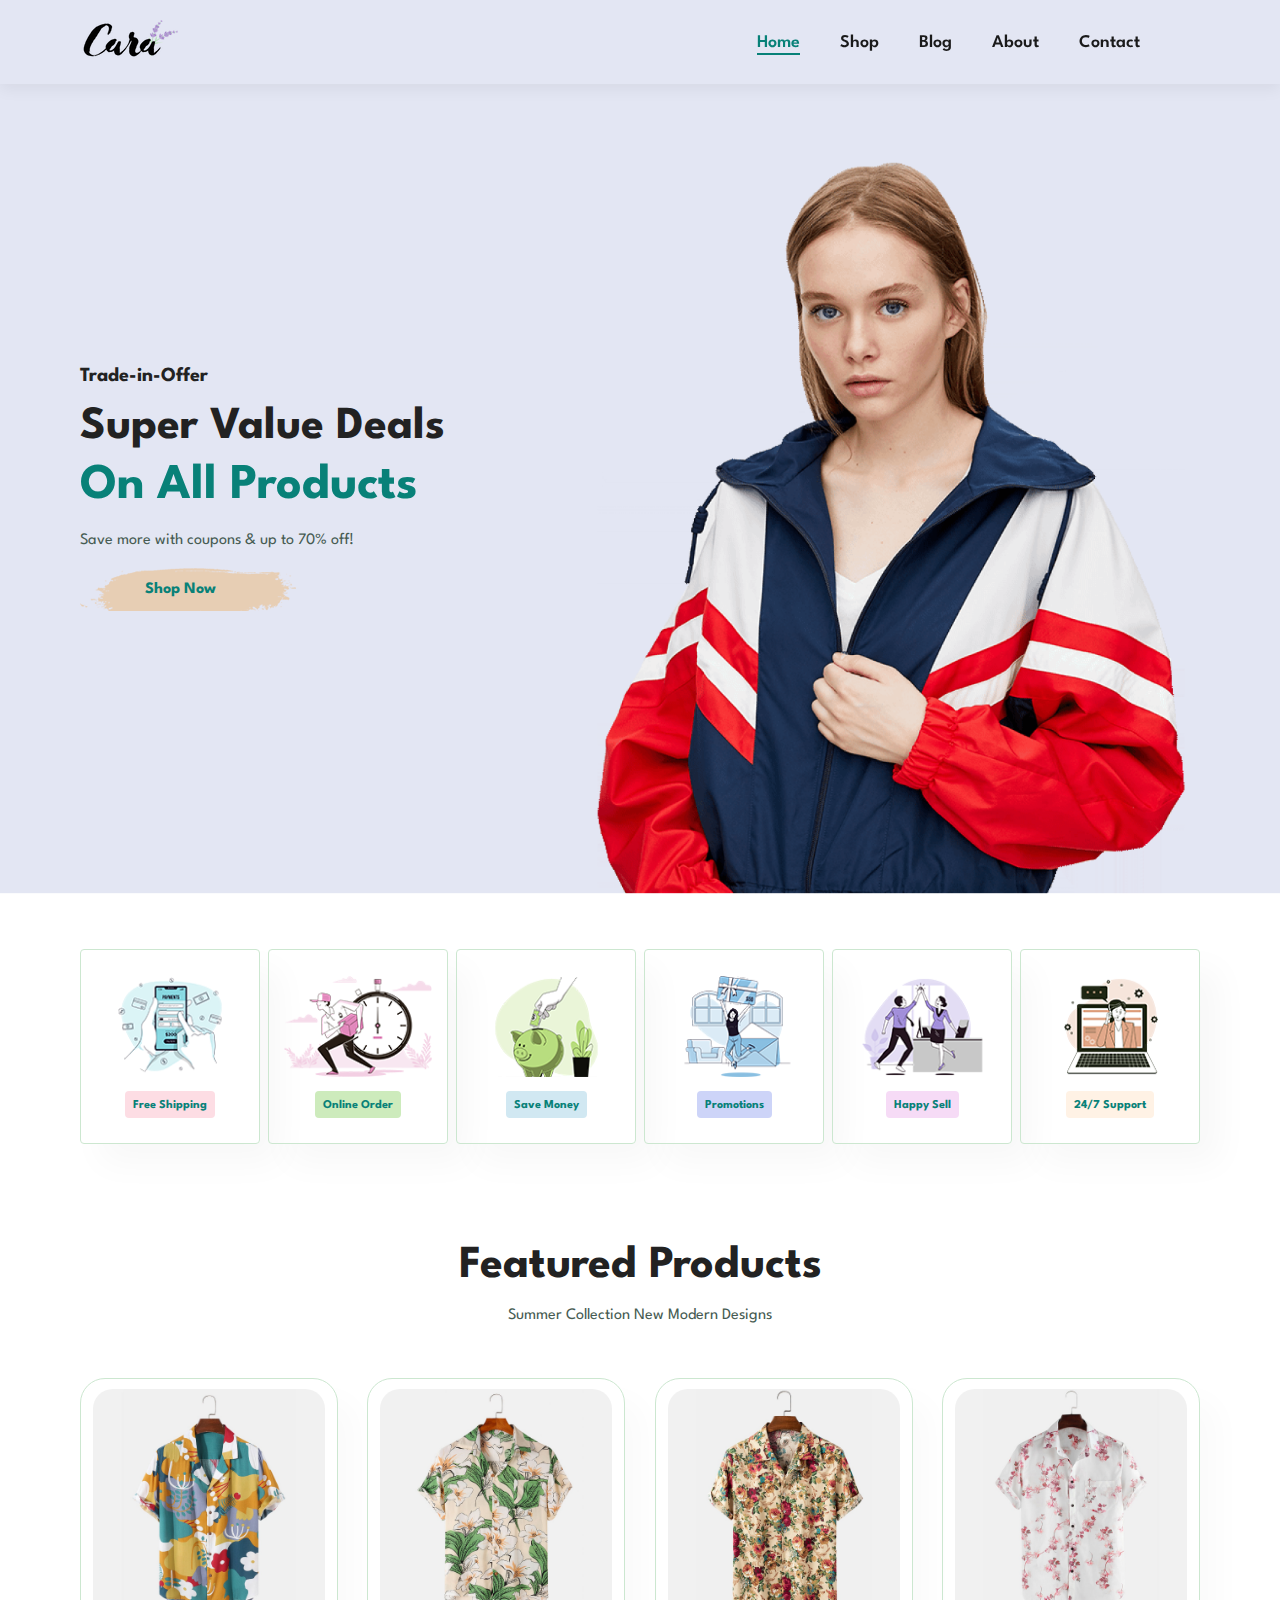
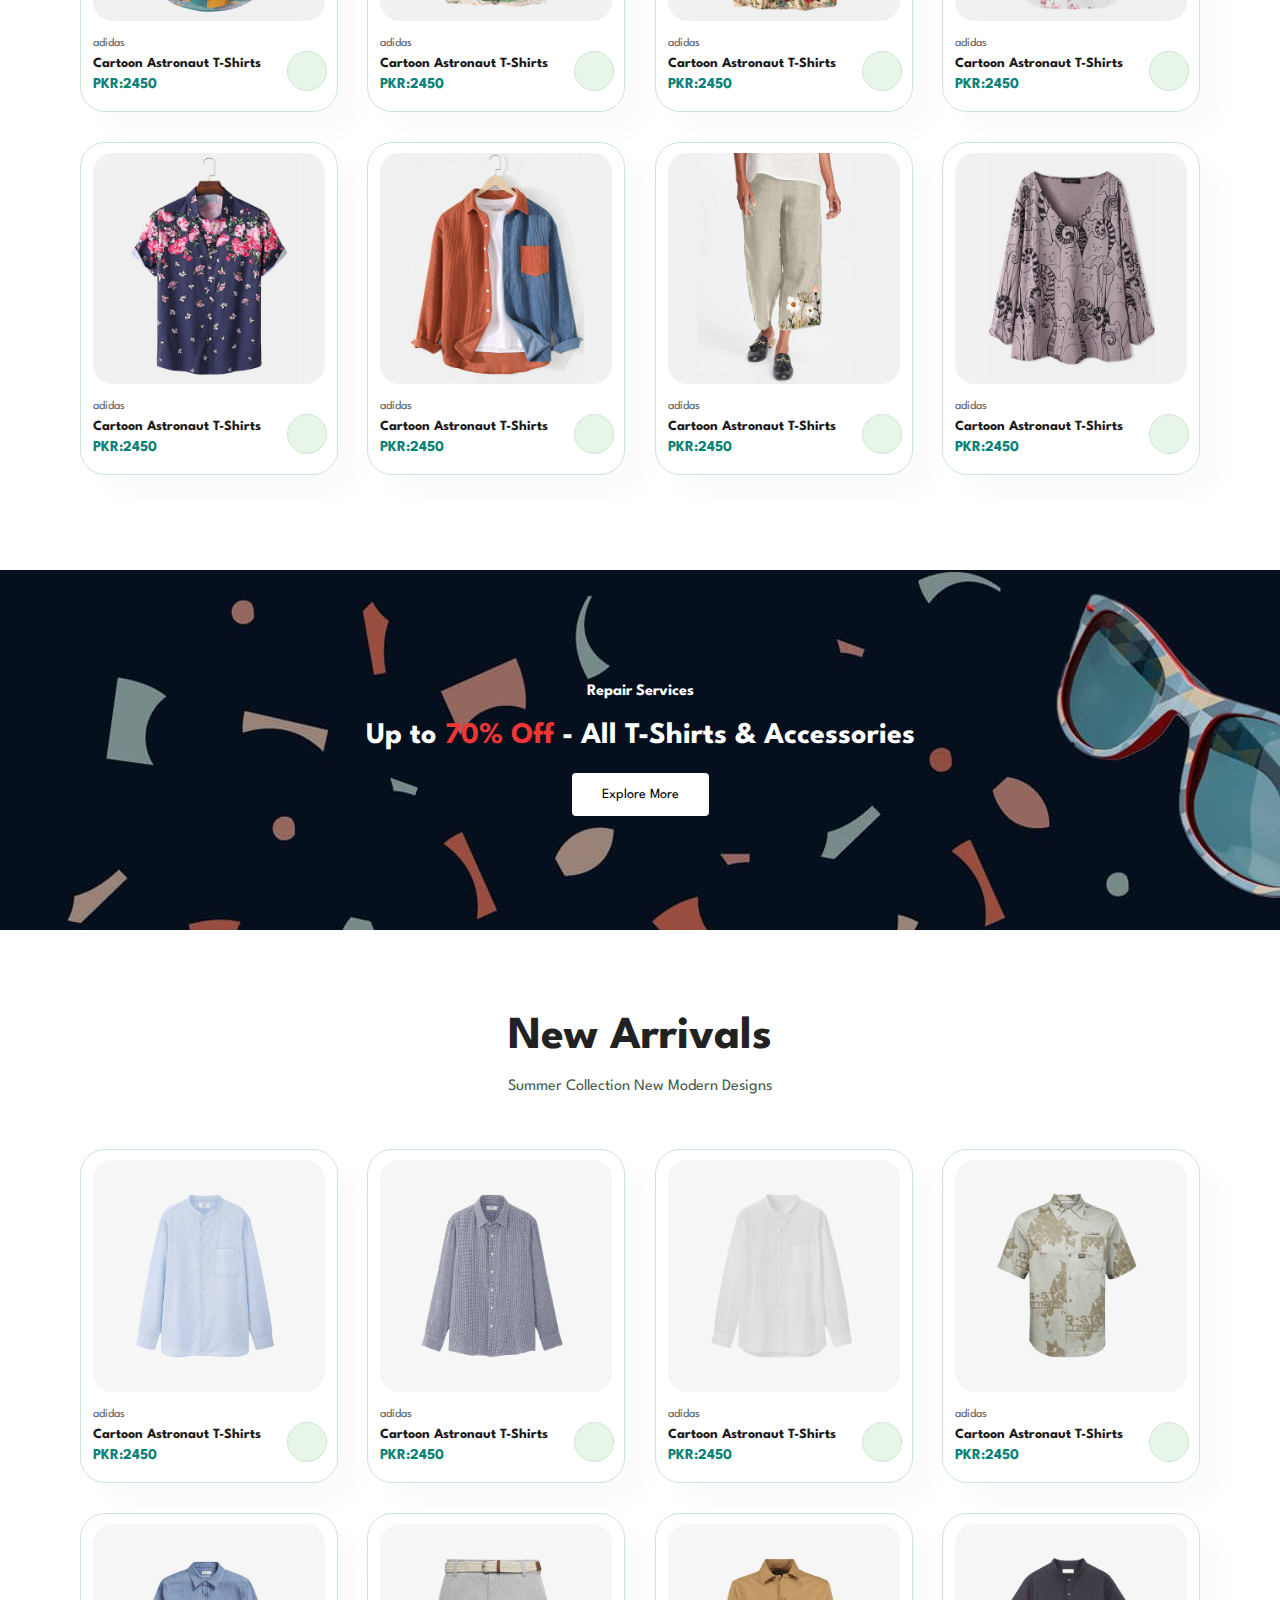
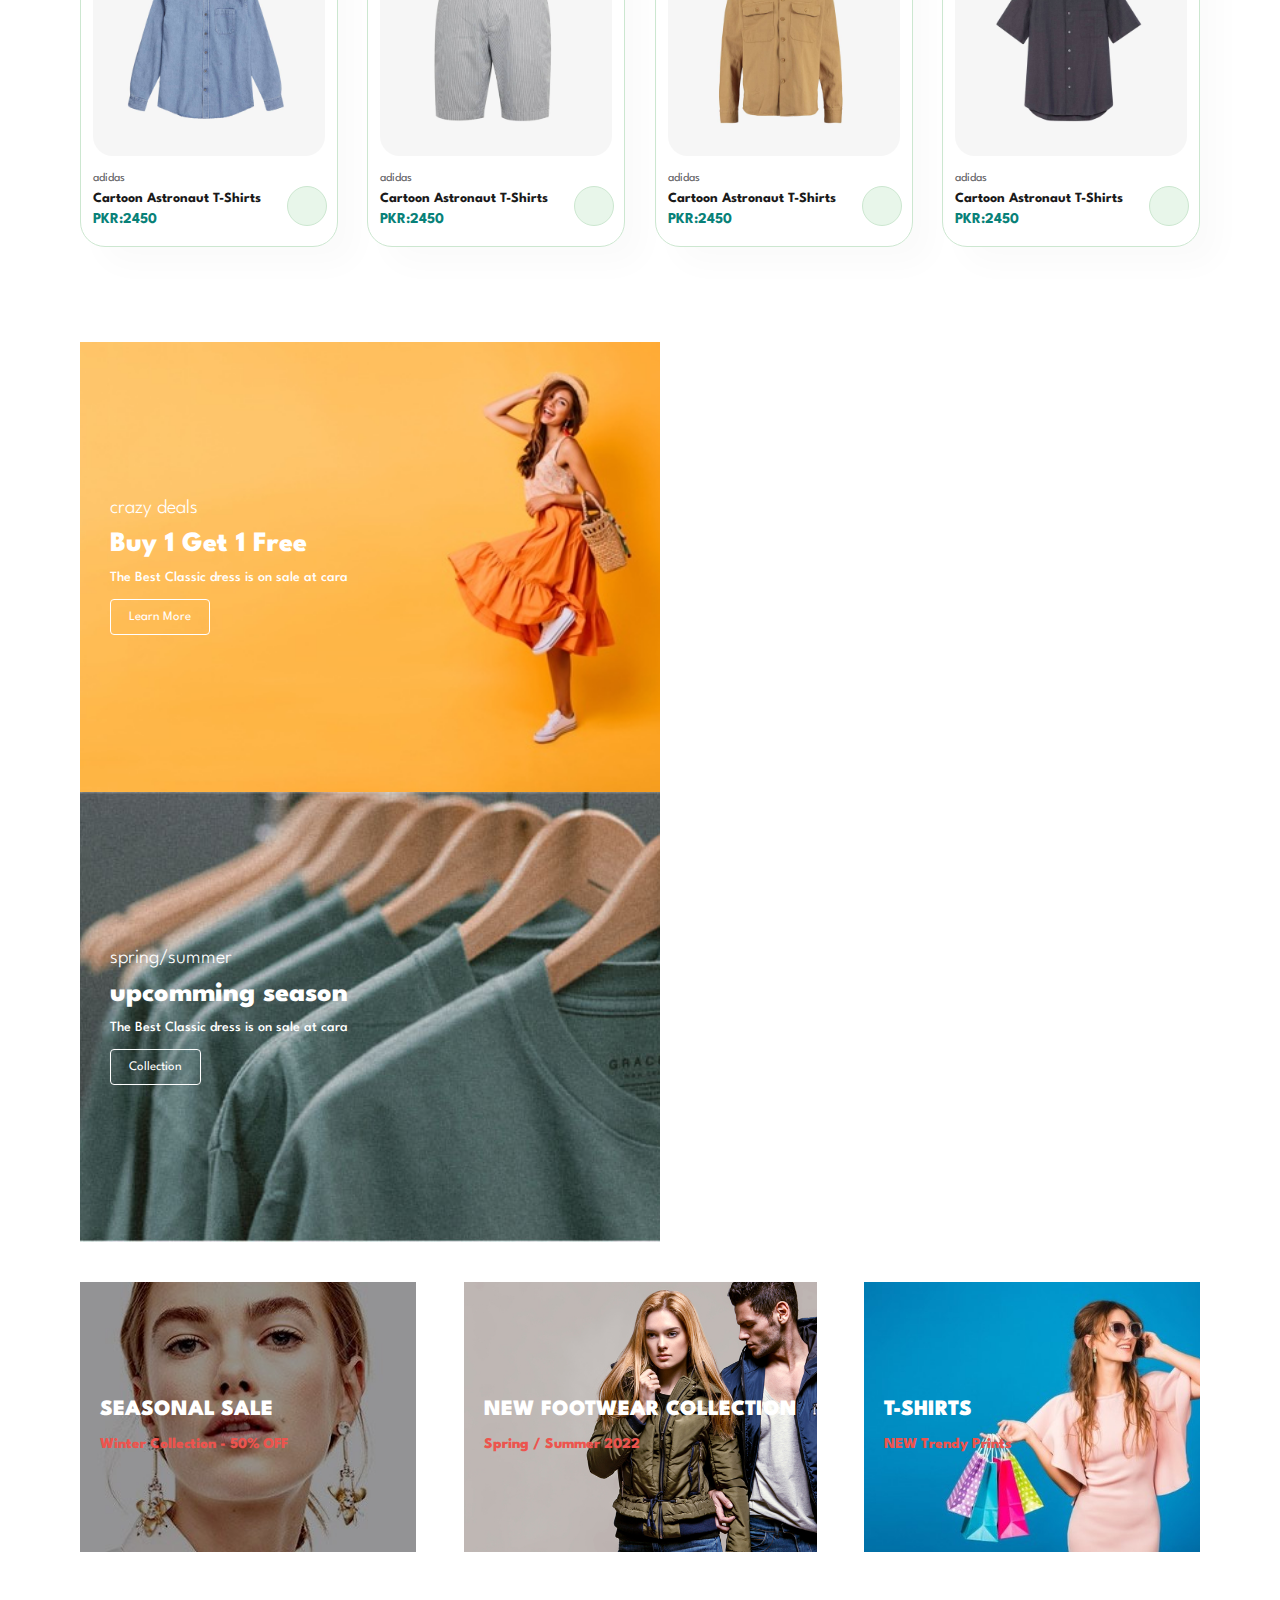
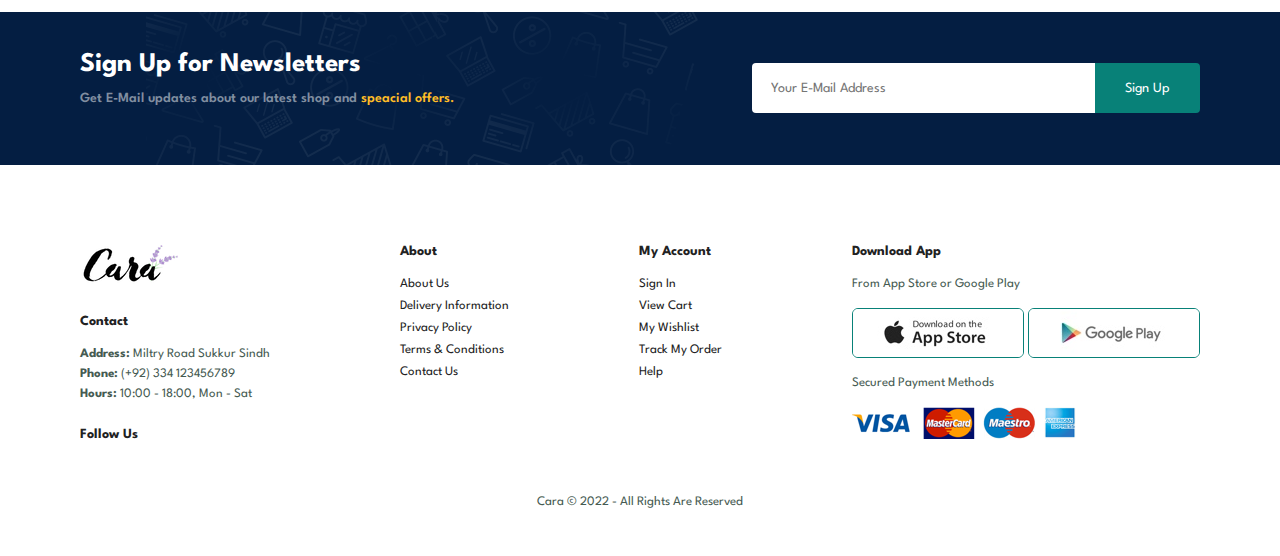
<file: index.html>
<!DOCTYPE html>
<html lang="en">
<head>
    <meta charset="UTF-8">
    <meta http-equiv="X-UA-Compatible" content="IE=edge">
    <meta name="viewport" content="width=device-width, initial-scale=1.0">
    <link rel="stylesheet" href="https://cdnjs.cloudflare.com/ajax/libs/font-awesome/6.1.1/css/all.min.css" integrity="sha512-KfkfwYDsLkIlwQp6LFnl8zNdLGxu9YAA1QvwINks4PhcElQSvqcyVLLD9aMhXd13uQjoXtEKNosOWaZqXgel0g==" crossorigin="anonymous" referrerpolicy="no-referrer" />
    <link rel="stylesheet" href="./css/style.css">
    <title>Cara - Buy Everything you Love</title>
</head>
<body>
    <section id="header">
        <a href="#"><img src="./img/logo.png" class="logo"></a>
        <div>
            <ul id="navbar">
                <li><a class="active" href="./index.html">Home</a></li>
                <li><a href="./shop.html">Shop</a></li>
                <li><a href="./blog.html">Blog</a></li>
                <li><a href="./about.html">About</a></li>
                <li><a href="./contact.html">Contact</a></li>
                <li id="lg-bag"><a href="./cart.html"><i class="fa-solid fa-bag-shopping"></i></a></li>
                <a href="#" id="close"><i class="fa-solid fa-xmark"></i></a>
            </ul>
        </div>
        <div id="mobile">
            <a href="./cart.html"><i class="fa-solid fa-bag-shopping"></i></a>
            <i id="bar" class="fas fa-outdent"></i>
        </div>
    </section>

    <section id="hero">
        <h4>Trade-in-Offer</h4>
        <h2>Super Value Deals</h2>
        <h1>On All Products</h1>
        <p>Save more with coupons & up to 70% off!</p>
        <button>Shop Now</button>
    </section>
    
    <section id="feature" class="section-p1">
        <div class="fe-box">
            <img src="./img/features/f1.png" >
            <h6>Free Shipping</h6>
        </div>
        <div class="fe-box">
            <img src="./img/features/f2.png" >
            <h6>Online Order</h6>
        </div>
        <div class="fe-box">
            <img src="./img/features/f3.png" >
            <h6>Save Money</h6>
        </div>
        <div class="fe-box">
            <img src="./img/features/f4.png" >
            <h6>Promotions</h6>
        </div>
        <div class="fe-box">
            <img src="./img/features/f5.png" >
            <h6>Happy Sell</h6>
        </div>
        <div class="fe-box">
            <img src="./img/features/f6.png" >
            <h6>24/7 Support</h6>
        </div>
    </section>

    <section id="product1" class="section-p1">
        <h2>Featured Products</h2>
        <p>Summer Collection New Modern Designs</p>
        <div class="pro-container">
            <div class="pro">
                <img src="./img/products/f1.jpg" >
                <div class="des">
                    <span>adidas</span>
                    <h5>Cartoon Astronaut T-Shirts</h5>
                    <div class="star">
                        <i class="fas fa-star"></i>
                        <i class="fas fa-star"></i>
                        <i class="fas fa-star"></i>
                        <i class="fas fa-star"></i>
                        <i class="fas fa-star"></i>
                    </div>
                    <h4>PKR:2450</h4>
                </div>
                <a href="#"><i class="fa fa-cart-shopping cart"></i></a>
            </div>
            <div class="pro">
                <img src="./img/products/f2.jpg" >
                <div class="des">
                    <span>adidas</span>
                    <h5>Cartoon Astronaut T-Shirts</h5>
                    <div class="star">
                        <i class="fas fa-star"></i>
                        <i class="fas fa-star"></i>
                        <i class="fas fa-star"></i>
                        <i class="fas fa-star"></i>
                        <i class="fas fa-star"></i>
                    </div>
                    <h4>PKR:2450</h4>
                </div>
                <a href="#"><i class="fa fa-cart-shopping cart"></i></a>
            </div>
            <div class="pro">
                <img src="./img/products/f3.jpg" >
                <div class="des">
                    <span>adidas</span>
                    <h5>Cartoon Astronaut T-Shirts</h5>
                    <div class="star">
                        <i class="fas fa-star"></i>
                        <i class="fas fa-star"></i>
                        <i class="fas fa-star"></i>
                        <i class="fas fa-star"></i>
                        <i class="fas fa-star"></i>
                    </div>
                    <h4>PKR:2450</h4>
                </div>
                <a href="#"><i class="fa fa-cart-shopping cart"></i></a>
            </div>
            <div class="pro">
                <img src="./img/products/f4.jpg" >
                <div class="des">
                    <span>adidas</span>
                    <h5>Cartoon Astronaut T-Shirts</h5>
                    <div class="star">
                        <i class="fas fa-star"></i>
                        <i class="fas fa-star"></i>
                        <i class="fas fa-star"></i>
                        <i class="fas fa-star"></i>
                        <i class="fas fa-star"></i>
                    </div>
                    <h4>PKR:2450</h4>
                </div>
                <a href="#"><i class="fa fa-cart-shopping cart"></i></a>
            </div>
            <div class="pro">
                <img src="./img/products/f5.jpg" >
                <div class="des">
                    <span>adidas</span>
                    <h5>Cartoon Astronaut T-Shirts</h5>
                    <div class="star">
                        <i class="fas fa-star"></i>
                        <i class="fas fa-star"></i>
                        <i class="fas fa-star"></i>
                        <i class="fas fa-star"></i>
                        <i class="fas fa-star"></i>
                    </div>
                    <h4>PKR:2450</h4>
                </div>
                <a href="#"><i class="fa fa-cart-shopping cart"></i></a>
            </div>
            <div class="pro">
                <img src="./img/products/f6.jpg" >
                <div class="des">
                    <span>adidas</span>
                    <h5>Cartoon Astronaut T-Shirts</h5>
                    <div class="star">
                        <i class="fas fa-star"></i>
                        <i class="fas fa-star"></i>
                        <i class="fas fa-star"></i>
                        <i class="fas fa-star"></i>
                        <i class="fas fa-star"></i>
                    </div>
                    <h4>PKR:2450</h4>
                </div>
                <a href="#"><i class="fa fa-cart-shopping cart"></i></a>
            </div>
            <div class="pro">
                <img src="./img/products/f7.jpg" >
                <div class="des">
                    <span>adidas</span>
                    <h5>Cartoon Astronaut T-Shirts</h5>
                    <div class="star">
                        <i class="fas fa-star"></i>
                        <i class="fas fa-star"></i>
                        <i class="fas fa-star"></i>
                        <i class="fas fa-star"></i>
                        <i class="fas fa-star"></i>
                    </div>
                    <h4>PKR:2450</h4>
                </div>
                <a href="#"><i class="fa fa-cart-shopping cart"></i></a>
            </div>
            <div class="pro">
                <img src="./img/products/f8.jpg" >
                <div class="des">
                    <span>adidas</span>
                    <h5>Cartoon Astronaut T-Shirts</h5>
                    <div class="star">
                        <i class="fas fa-star"></i>
                        <i class="fas fa-star"></i>
                        <i class="fas fa-star"></i>
                        <i class="fas fa-star"></i>
                        <i class="fas fa-star"></i>
                    </div>
                    <h4>PKR:2450</h4>
                </div>
                <a href="#"><i class="fa fa-cart-shopping cart"></i></a>
            </div>
        </div>
    </section>

    <section id="banner" class="section-m1">
        <h4>Repair Services</h4>
        <h2>Up to <span>70% Off</span> - All T-Shirts & Accessories </h2>
        <button class="normal">Explore More</button>
    </section>

    <section id="product1" class="section-p1">
        <h2>New Arrivals</h2>
        <p>Summer Collection New Modern Designs</p>
        <div class="pro-container">
            <div class="pro">
                <img src="./img/products/n1.jpg" >
                <div class="des">
                    <span>adidas</span>
                    <h5>Cartoon Astronaut T-Shirts</h5>
                    <div class="star">
                        <i class="fas fa-star"></i>
                        <i class="fas fa-star"></i>
                        <i class="fas fa-star"></i>
                        <i class="fas fa-star"></i>
                        <i class="fas fa-star"></i>
                    </div>
                    <h4>PKR:2450</h4>
                </div>
                <a href="#"><i class="fa fa-cart-shopping cart"></i></a>
            </div>
            <div class="pro">
                <img src="./img/products/n2.jpg" >
                <div class="des">
                    <span>adidas</span>
                    <h5>Cartoon Astronaut T-Shirts</h5>
                    <div class="star">
                        <i class="fas fa-star"></i>
                        <i class="fas fa-star"></i>
                        <i class="fas fa-star"></i>
                        <i class="fas fa-star"></i>
                        <i class="fas fa-star"></i>
                    </div>
                    <h4>PKR:2450</h4>
                </div>
                <a href="#"><i class="fa fa-cart-shopping cart"></i></a>
            </div>
            <div class="pro">
                <img src="./img/products/n3.jpg" >
                <div class="des">
                    <span>adidas</span>
                    <h5>Cartoon Astronaut T-Shirts</h5>
                    <div class="star">
                        <i class="fas fa-star"></i>
                        <i class="fas fa-star"></i>
                        <i class="fas fa-star"></i>
                        <i class="fas fa-star"></i>
                        <i class="fas fa-star"></i>
                    </div>
                    <h4>PKR:2450</h4>
                </div>
                <a href="#"><i class="fa fa-cart-shopping cart"></i></a>
            </div>
            <div class="pro">
                <img src="./img/products/n4.jpg" >
                <div class="des">
                    <span>adidas</span>
                    <h5>Cartoon Astronaut T-Shirts</h5>
                    <div class="star">
                        <i class="fas fa-star"></i>
                        <i class="fas fa-star"></i>
                        <i class="fas fa-star"></i>
                        <i class="fas fa-star"></i>
                        <i class="fas fa-star"></i>
                    </div>
                    <h4>PKR:2450</h4>
                </div>
                <a href="#"><i class="fa fa-cart-shopping cart"></i></a>
            </div>
            <div class="pro">
                <img src="./img/products/n5.jpg" >
                <div class="des">
                    <span>adidas</span>
                    <h5>Cartoon Astronaut T-Shirts</h5>
                    <div class="star">
                        <i class="fas fa-star"></i>
                        <i class="fas fa-star"></i>
                        <i class="fas fa-star"></i>
                        <i class="fas fa-star"></i>
                        <i class="fas fa-star"></i>
                    </div>
                    <h4>PKR:2450</h4>
                </div>
                <a href="#"><i class="fa fa-cart-shopping cart"></i></a>
            </div>
            <div class="pro">
                <img src="./img/products/n6.jpg" >
                <div class="des">
                    <span>adidas</span>
                    <h5>Cartoon Astronaut T-Shirts</h5>
                    <div class="star">
                        <i class="fas fa-star"></i>
                        <i class="fas fa-star"></i>
                        <i class="fas fa-star"></i>
                        <i class="fas fa-star"></i>
                        <i class="fas fa-star"></i>
                    </div>
                    <h4>PKR:2450</h4>
                </div>
                <a href="#"><i class="fa fa-cart-shopping cart"></i></a>
            </div>
            <div class="pro">
                <img src="./img/products/n7.jpg" >
                <div class="des">
                    <span>adidas</span>
                    <h5>Cartoon Astronaut T-Shirts</h5>
                    <div class="star">
                        <i class="fas fa-star"></i>
                        <i class="fas fa-star"></i>
                        <i class="fas fa-star"></i>
                        <i class="fas fa-star"></i>
                        <i class="fas fa-star"></i>
                    </div>
                    <h4>PKR:2450</h4>
                </div>
                <a href="#"><i class="fa fa-cart-shopping cart"></i></a>
            </div>
            <div class="pro">
                <img src="./img/products/n8.jpg" >
                <div class="des">
                    <span>adidas</span>
                    <h5>Cartoon Astronaut T-Shirts</h5>
                    <div class="star">
                        <i class="fas fa-star"></i>
                        <i class="fas fa-star"></i>
                        <i class="fas fa-star"></i>
                        <i class="fas fa-star"></i>
                        <i class="fas fa-star"></i>
                    </div>
                    <h4>PKR:2450</h4>
                </div>
                <a href="#"><i class="fa fa-cart-shopping cart"></i></a>
            </div>
        </div>
    </section>

    <section id="sm-banner" class="section-p1">
        <div class="banner-box">
            <h4>crazy deals</h4>
            <h2>Buy 1 Get 1 Free</h2>
            <span>The Best Classic dress is on sale at cara</span>
            <button class="white">Learn More</button>
        </div>
        <div class="banner-box banner-box2">
            <h4>spring/summer</h4>
            <h2>upcomming season</h2>
            <span>The Best Classic dress is on sale at cara</span>
            <button class="white">Collection</button>
        </div>
    </section>

    <section id="banner3">
        <div class="banner-box">
            <h2>SEASONAL SALE</h2>
            <h3>Winter Collection - 50% OFF</h3>
        </div>
        <div class="banner-box banner-box2">
            <h2>NEW FOOTWEAR COLLECTION</h2>
            <h3>Spring / Summer 2022</h3>
        </div>
        <div class="banner-box banner-box3">
            <h2>T-SHIRTS</h2>
            <h3>NEW Trendy Prints</h3>
        </div>
    </section>

    <section id="newsletter" class="section-p1 section-m1">
        <div class="newstext">
            <h4>Sign Up for Newsletters</h4>
            <p>Get E-Mail updates about our latest shop and <span>speacial offers.</span></p>
        </div>
        <div class="form">
            <input type="text" placeholder="Your E-Mail Address" name="" id="">
            <button class="normal">Sign Up</button>
        </div>
    </section>

    <footer class="section-p1">
        <div class="col">
            <img class="logo" src="./img/logo.png">
            <h4>Contact</h4>
            <p><strong>Address:</strong> Miltry Road Sukkur Sindh</p>
            <p><strong>Phone:</strong> (+92) 334 123456789</p>
            <p><strong>Hours:</strong> 10:00 - 18:00, Mon - Sat</p>
            <div class="follow">
                <h4>Follow Us</h4>
                <div class="icon">
                    <i class="fab fa-facebook-f"></i>
                    <i class="fab fa-twitter"></i>
                    <i class="fab fa-instagram"></i>
                    <i class="fab fa-youtube"></i>
                </div>
            </div>
        </div>
        <div class="col">
            <h4>About</h4>
            <a href="#">About Us</a>
            <a href="#">Delivery Information</a>
            <a href="#">Privacy Policy</a>
            <a href="#">Terms & Conditions</a>
            <a href="#">Contact Us</a>
        </div>
        <div class="col">
            <h4>My Account</h4>
            <a href="#">Sign In</a>
            <a href="#">View Cart</a>
            <a href="#">My Wishlist</a>
            <a href="#">Track My Order</a>
            <a href="#">Help</a>
        </div>
        <div class="col download">
            <h4>Download App</h4>
            <p>From App Store or Google Play</p>
            <div class="row">
                <img src="./img/pay/app.jpg">
                <img src="./img/pay/play.jpg">
            </div>
            <p>Secured Payment Methods</p>
            <img src="./img/pay/pay.png">
        </div>
        
        <div class="copyright">
            <p>Cara &copy; 2022 - All Rights Are Reserved</p>
        </div>
    </footer>
    
    <script src="./js/script.js"></script>
</body>
</html>
</file>
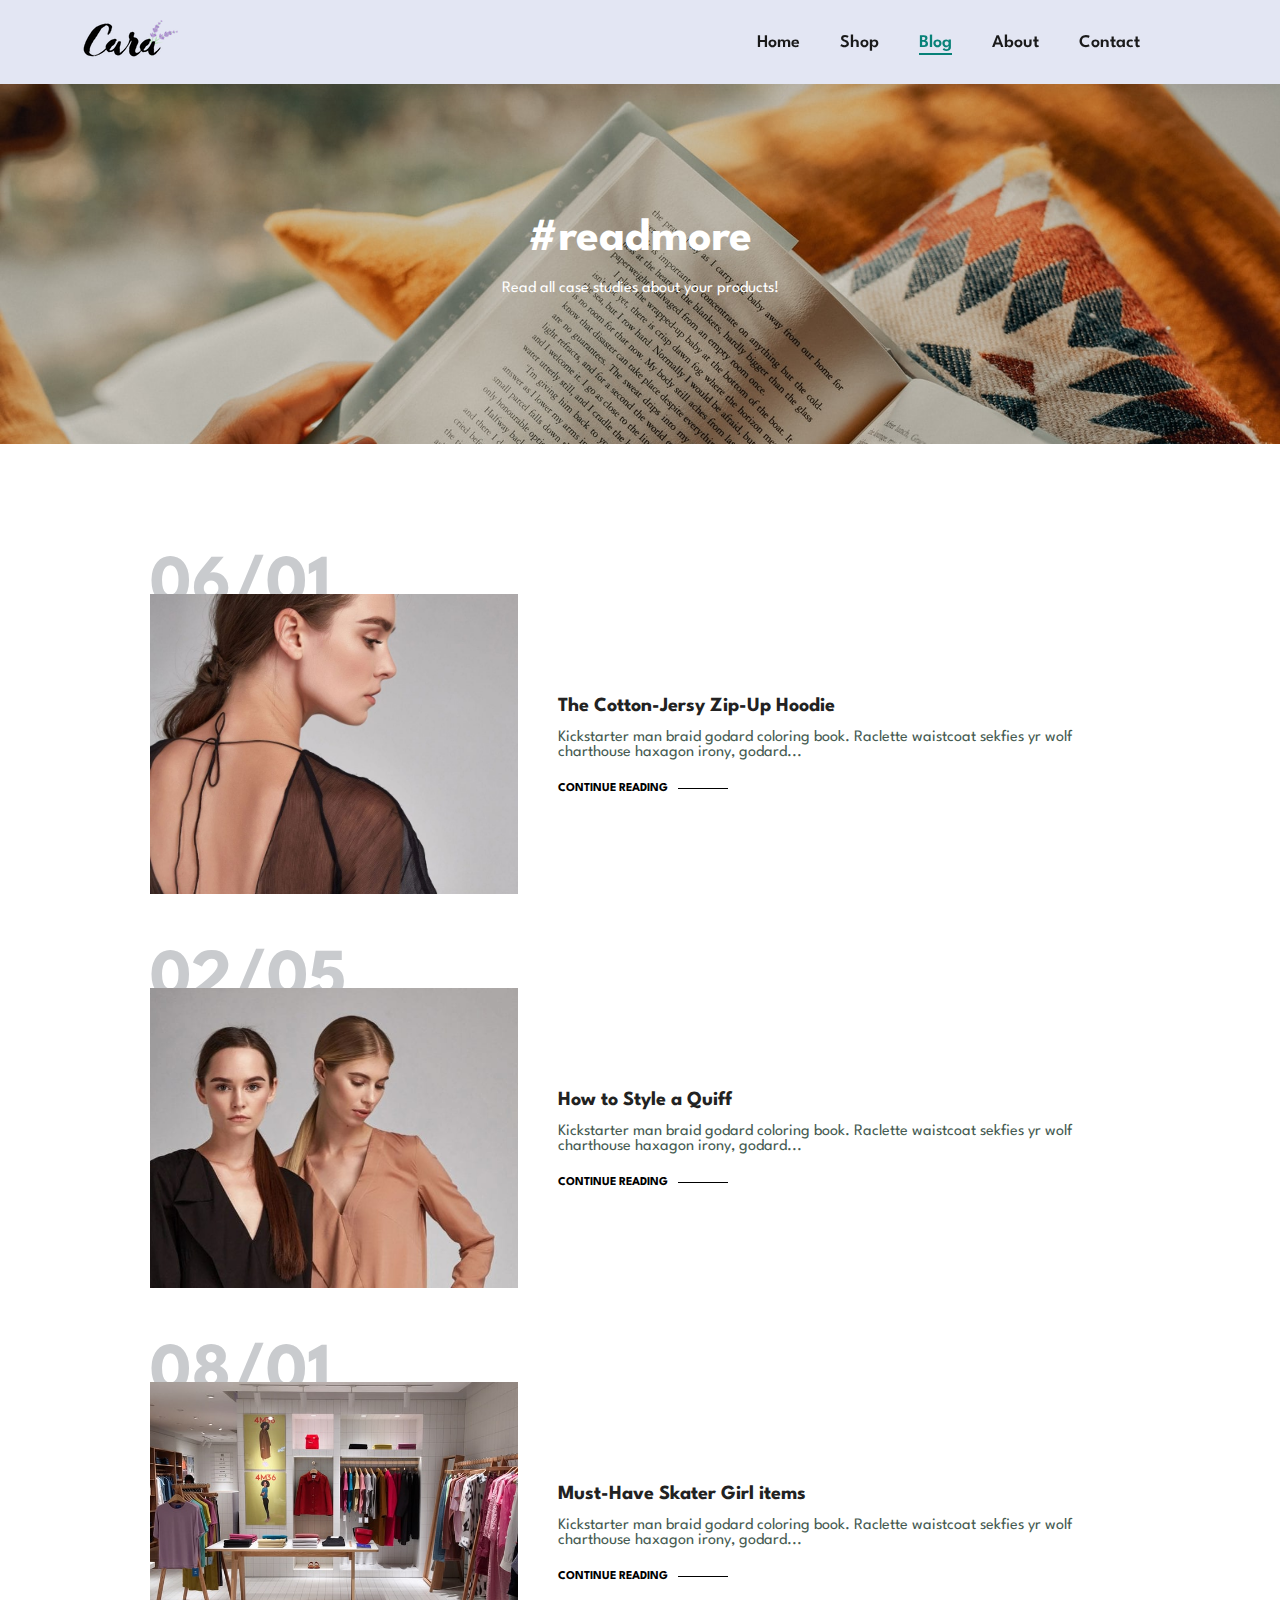
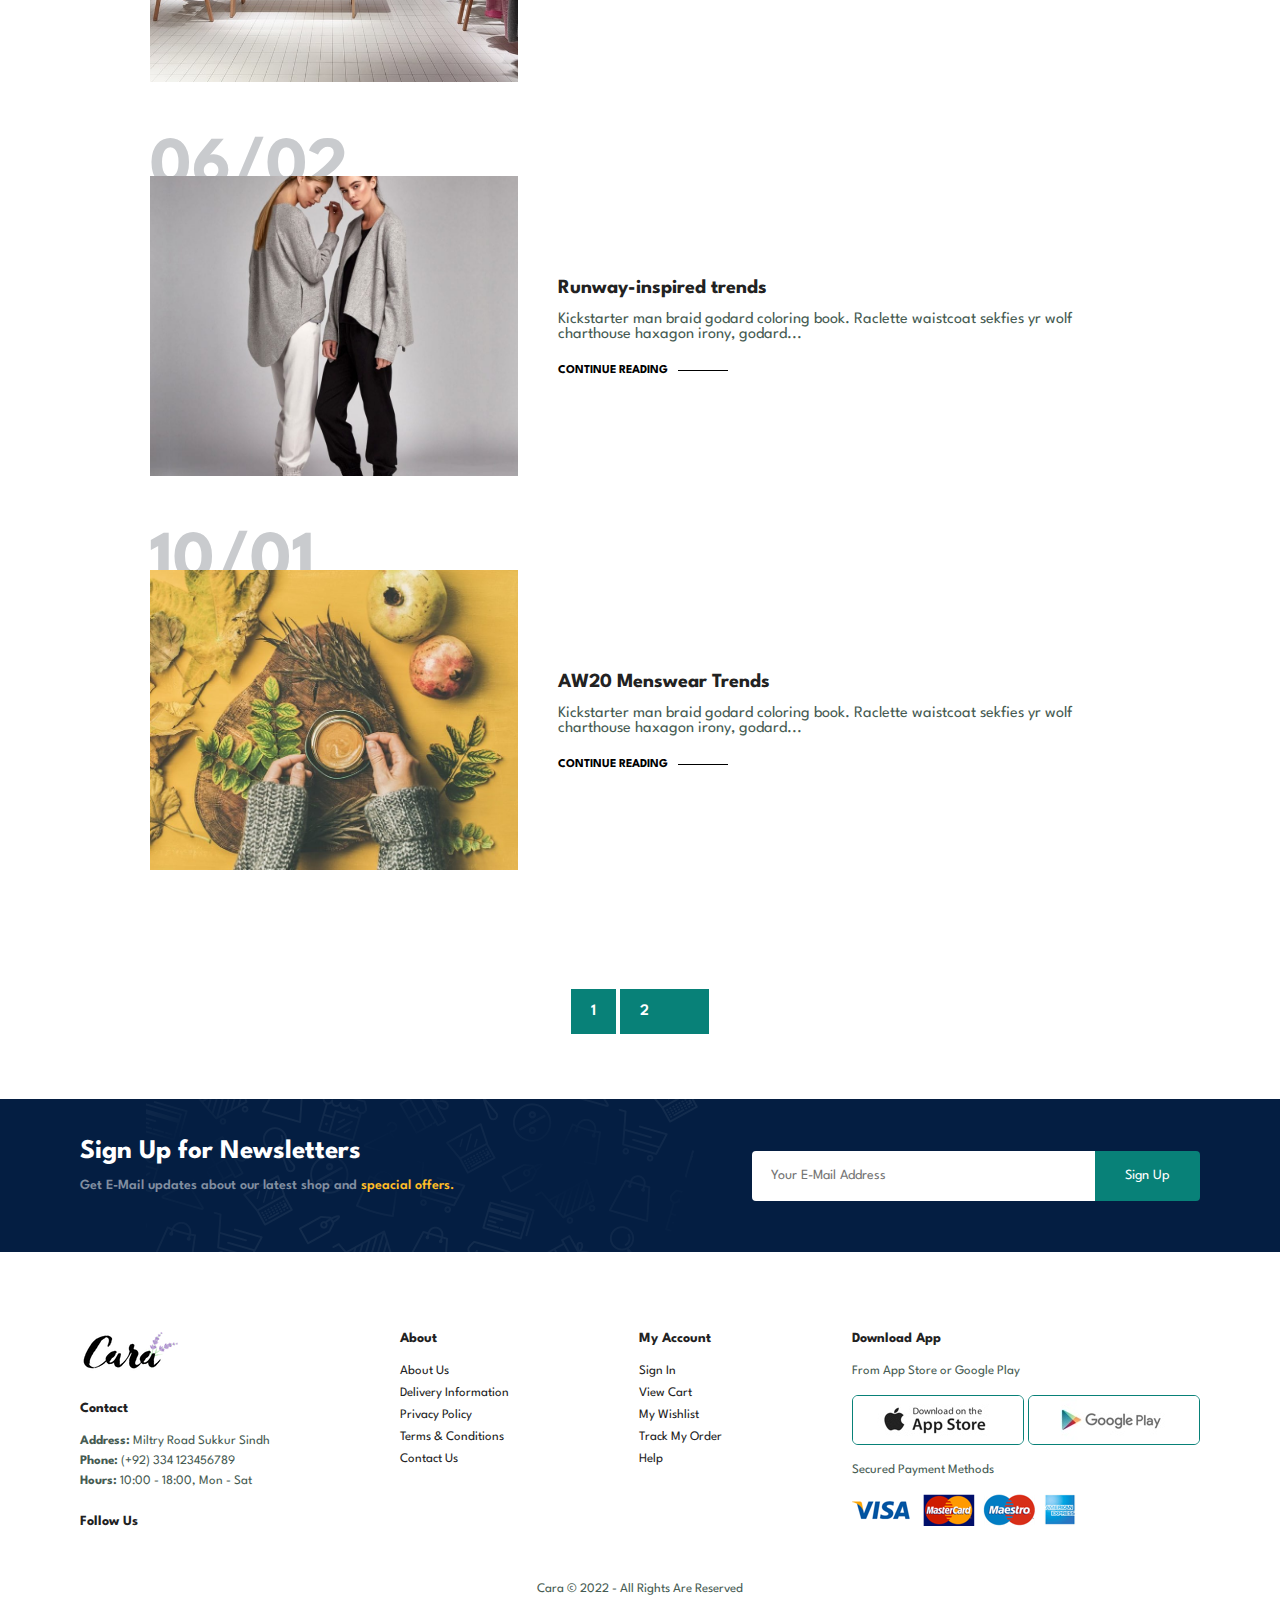
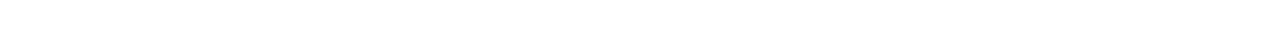
<file: blog.html>
<!DOCTYPE html>
<html lang="en">
<head>
    <meta charset="UTF-8">
    <meta http-equiv="X-UA-Compatible" content="IE=edge">
    <meta name="viewport" content="width=device-width, initial-scale=1.0">
    <link rel="stylesheet" href="https://cdnjs.cloudflare.com/ajax/libs/font-awesome/6.1.1/css/all.min.css" integrity="sha512-KfkfwYDsLkIlwQp6LFnl8zNdLGxu9YAA1QvwINks4PhcElQSvqcyVLLD9aMhXd13uQjoXtEKNosOWaZqXgel0g==" crossorigin="anonymous" referrerpolicy="no-referrer" />
    <link rel="stylesheet" href="./css/style.css">
    <title>Cara - Buy Everything you Love</title>
</head>
<body>
    <section id="header">
        <a href="#"><img src="./img/logo.png" class="logo"></a>
        <div>
            <ul id="navbar">
                <li><a href="./index.html">Home</a></li>
                <li><a href="./shop.html">Shop</a></li>
                <li><a class="active" href="./blog.html">Blog</a></li>
                <li><a href="./about.html">About</a></li>
                <li><a href="./contact.html">Contact</a></li>
                <li id="lg-bag"><a href="./cart.html"><i class="fa-solid fa-bag-shopping"></i></a></li>
                <a href="#" id="close"><i class="fa-solid fa-xmark"></i></a>
            </ul>
        </div>
        <div id="mobile">
            <a href="./cart.html"><i class="fa-solid fa-bag-shopping"></i></a>
            <i id="bar" class="fas fa-outdent"></i>
        </div>
    </section>
    
    <section id="page-header" class="blog-header">
        <h2>#readmore</h2>
        <p>Read all case studies about your products! </p>
    </section>

    <section id="blog">
        <div class="blog-box">
            <div class="blog-img">
                <img src="./img/blog/b1.jpg" alt="">
            </div>
            <div class="details">
                <h4>The Cotton-Jersy Zip-Up Hoodie</h4>
                <p>Kickstarter man braid godard coloring book. Raclette waistcoat sekfies yr wolf charthouse haxagon irony, godard...</p>
                <a href="#">CONTINUE READING</a>
            </div>
            <H1>06/01</H1>
        </div>
        <div class="blog-box">
            <div class="blog-img">
                <img src="./img/blog/b2.jpg" alt="">
            </div>
            <div class="details">
                <h4>How to Style a Quiff</h4>
                <p>Kickstarter man braid godard coloring book. Raclette waistcoat sekfies yr wolf charthouse haxagon irony, godard...</p>
                <a href="#">CONTINUE READING</a>
            </div>
            <H1>02/05</H1>
        </div>
        <div class="blog-box">
            <div class="blog-img">
                <img src="./img/blog/b3.jpg" alt="">
            </div>
            <div class="details">
                <h4>Must-Have Skater Girl items</h4>
                <p>Kickstarter man braid godard coloring book. Raclette waistcoat sekfies yr wolf charthouse haxagon irony, godard...</p>
                <a href="#">CONTINUE READING</a>
            </div>
            <H1>08/01</H1>
        </div>
        <div class="blog-box">
            <div class="blog-img">
                <img src="./img/blog/b4.jpg" alt="">
            </div>
            <div class="details">
                <h4>Runway-inspired trends</h4>
                <p>Kickstarter man braid godard coloring book. Raclette waistcoat sekfies yr wolf charthouse haxagon irony, godard...</p>
                <a href="#">CONTINUE READING</a>
            </div>
            <H1>06/02</H1>
        </div>
        <div class="blog-box">
            <div class="blog-img">
                <img src="./img/blog/b6.jpg" alt="">
            </div>
            <div class="details">
                <h4>AW20 Menswear Trends</h4>
                <p>Kickstarter man braid godard coloring book. Raclette waistcoat sekfies yr wolf charthouse haxagon irony, godard...</p>
                <a href="#">CONTINUE READING</a>
            </div>
            <H1>10/01</H1>
        </div>
    </section>
    
    <section id="pagination" class="section-p1">
        <a href="#">1</a>
        <a href="#">2</a>
        <a href="#"><i class="fa-solid fa-arrow-right-long"></i></a>
    </section>

    <section id="newsletter" class="section-p1 section-m1">
        <div class="newstext">
            <h4>Sign Up for Newsletters</h4>
            <p>Get E-Mail updates about our latest shop and <span>speacial offers.</span></p>
        </div>
        <div class="form">
            <input type="text" placeholder="Your E-Mail Address" name="" id="">
            <button class="normal">Sign Up</button>
        </div>
    </section>
    
    <footer class="section-p1">
        <div class="col">
            <img class="logo" src="./img/logo.png">
            <h4>Contact</h4>
            <p><strong>Address:</strong> Miltry Road Sukkur Sindh</p>
            <p><strong>Phone:</strong> (+92) 334 123456789</p>
            <p><strong>Hours:</strong> 10:00 - 18:00, Mon - Sat</p>
            <div class="follow">
                <h4>Follow Us</h4>
                <div class="icon">
                    <i class="fab fa-facebook-f"></i>
                    <i class="fab fa-twitter"></i>
                    <i class="fab fa-instagram"></i>
                    <i class="fab fa-youtube"></i>
                </div>
            </div>
        </div>
        <div class="col">
            <h4>About</h4>
            <a href="#">About Us</a>
            <a href="#">Delivery Information</a>
            <a href="#">Privacy Policy</a>
            <a href="#">Terms & Conditions</a>
            <a href="#">Contact Us</a>
        </div>
        <div class="col">
            <h4>My Account</h4>
            <a href="#">Sign In</a>
            <a href="#">View Cart</a>
            <a href="#">My Wishlist</a>
            <a href="#">Track My Order</a>
            <a href="#">Help</a>
        </div>
        <div class="col download">
            <h4>Download App</h4>
            <p>From App Store or Google Play</p>
            <div class="row">
                <img src="./img/pay/app.jpg">
                <img src="./img/pay/play.jpg">
            </div>
            <p>Secured Payment Methods</p>
            <img src="./img/pay/pay.png">
        </div>
        
        <div class="copyright">
            <p>Cara &copy; 2022 - All Rights Are Reserved</p>
        </div>
    </footer>
    
    <script src="./js/script.js"></script>
</body>
</html>
</file>
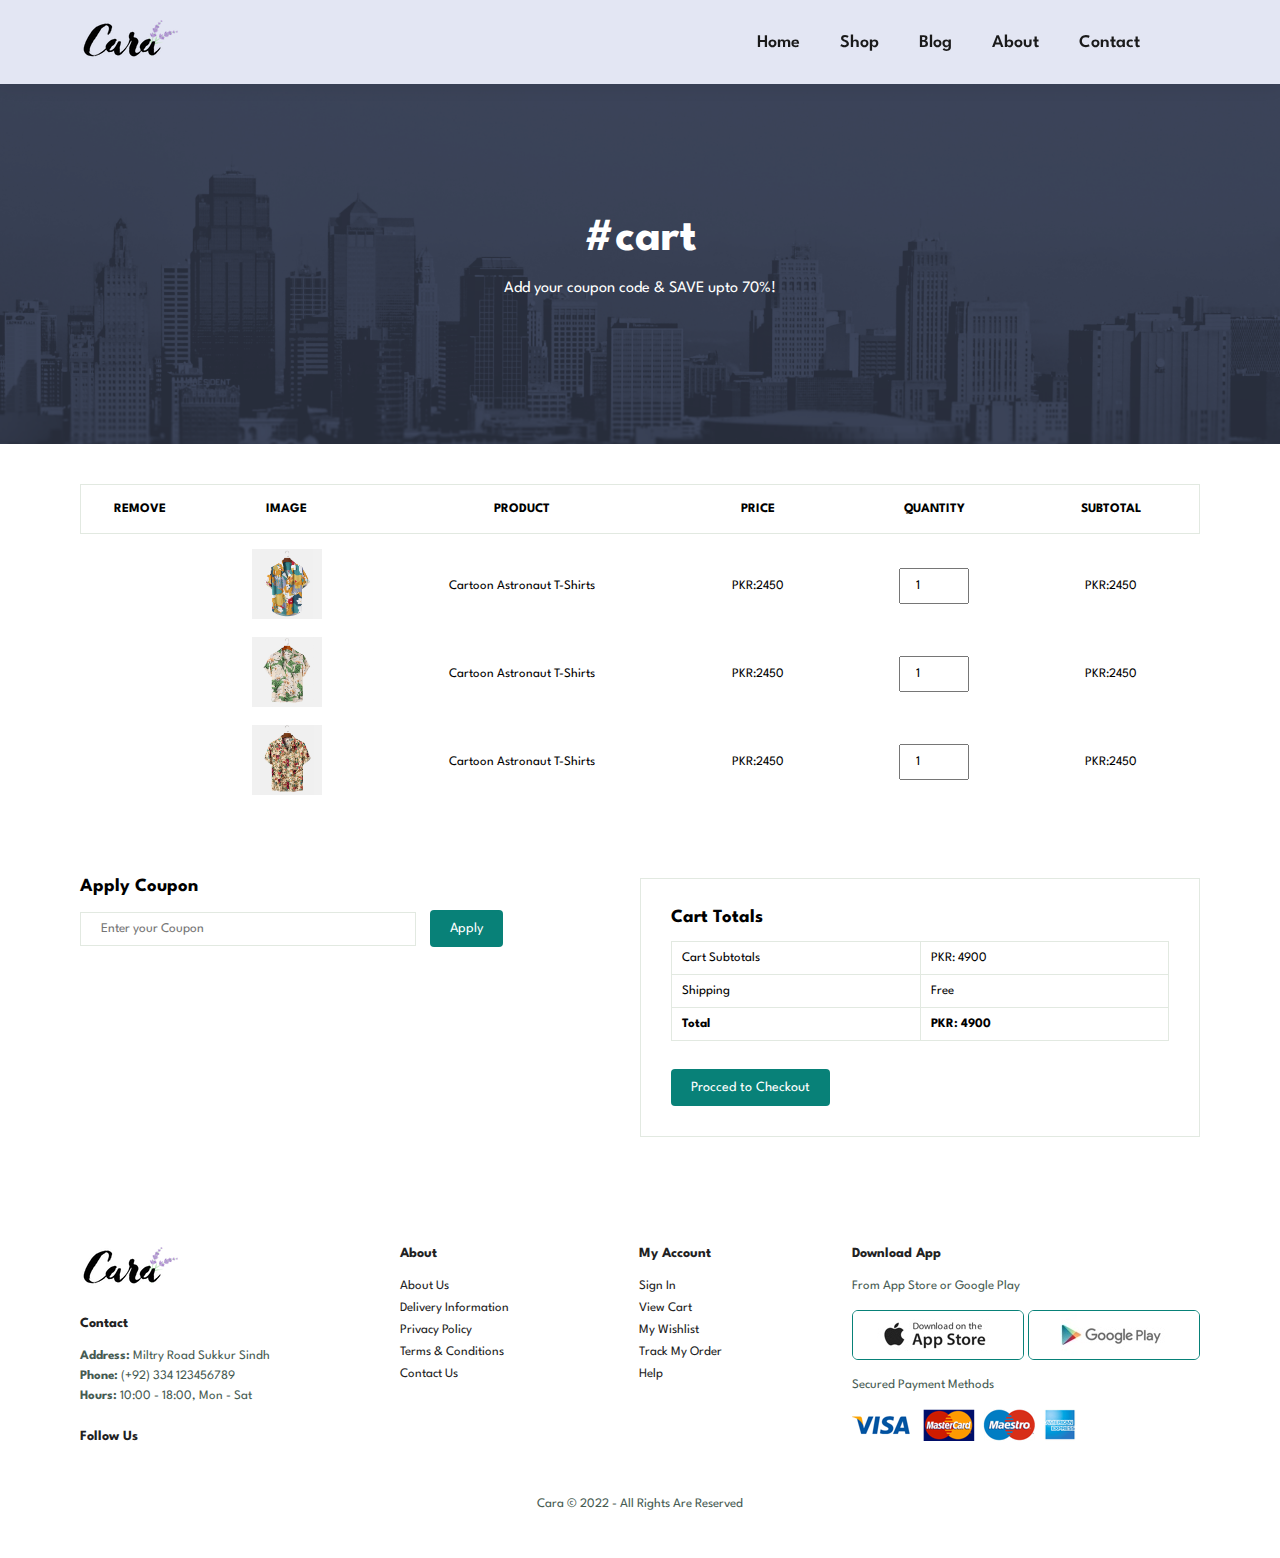
<file: cart.html>
<!DOCTYPE html>
<html lang="en">
<head>
    <meta charset="UTF-8">
    <meta http-equiv="X-UA-Compatible" content="IE=edge">
    <meta name="viewport" content="width=device-width, initial-scale=1.0">
    <link rel="stylesheet" href="https://cdnjs.cloudflare.com/ajax/libs/font-awesome/6.1.1/css/all.min.css" integrity="sha512-KfkfwYDsLkIlwQp6LFnl8zNdLGxu9YAA1QvwINks4PhcElQSvqcyVLLD9aMhXd13uQjoXtEKNosOWaZqXgel0g==" crossorigin="anonymous" referrerpolicy="no-referrer" />
    <link rel="stylesheet" href="./css/style.css">
    <title>Cara - Buy Everything you Love</title>
</head>
<body>
    <section id="header">
        <a href="#"><img src="./img/logo.png" class="logo"></a>
        <div>
            <ul id="navbar">
                <li><a href="./index.html">Home</a></li>
                <li><a href="./shop.html">Shop</a></li>
                <li><a href="./blog.html">Blog</a></li>
                <li><a href="./about.html">About</a></li>
                <li><a href="./contact.html">Contact</a></li>
                <li id="lg-bag"><a class="active" href="./cart.html"><i class="fa-solid fa-bag-shopping"></i></a></li>
                <a href="#" id="close"><i class="fa-solid fa-xmark"></i></a>
            </ul>
        </div>
        <div id="mobile">
            <a href="./cart.html"><i class="fa-solid fa-bag-shopping"></i></a>
            <i id="bar" class="fas fa-outdent"></i>
        </div>
    </section>
    
    <section id="page-header" class="about-header">
        <h2>#cart</h2>
        <p>Add your coupon code & SAVE upto 70%!</p>
    </section>

    <section id="cart" class="section-p1">
        <table width="100%">
            <thead>
                <tr>
                    <td>Remove</td>
                    <td>Image</td>
                    <td>Product</td>
                    <td>Price</td>
                    <td>Quantity</td>
                    <td>Subtotal</td>
                </tr>
            </thead>
            <tbody>
                <tr>
                    <td><i class="far fa-times-circle"></i></td>
                    <td><img src="./img/products/f1.jpg"></td>
                    <td>Cartoon Astronaut T-Shirts</td>
                    <td>PKR:2450</td>
                    <td><input type="number" value="1"></td>
                    <td>PKR:2450</td>
                </tr>
                <tr>
                    <td><i class="far fa-times-circle"></i></td>
                    <td><img src="./img/products/f2.jpg"></td>
                    <td>Cartoon Astronaut T-Shirts</td>
                    <td>PKR:2450</td>
                    <td><input type="number" value="1"></td>
                    <td>PKR:2450</td>
                </tr>
                <tr>
                    <td><i class="far fa-times-circle"></i></td>
                    <td><img src="./img/products/f3.jpg"></td>
                    <td>Cartoon Astronaut T-Shirts</td>
                    <td>PKR:2450</td>
                    <td><input type="number" value="1"></td>
                    <td>PKR:2450</td>
                </tr>
            </tbody>
        </table>
    </section>

    <section id="cart-add" class="section-p1">
        <div id="coupon">
            <h3>Apply Coupon</h3>
            <div>
                <input type="text" placeholder="Enter your Coupon" name="" id="">
                <button class="normal">Apply</button>
            </div>
        </div>

        <div id="subtotal">
            <h3>Cart Totals</h3>
            <table>
                <tr>
                    <td>Cart Subtotals</td>
                    <td>PKR: 4900</td>
                </tr>
                <tr>
                    <td>Shipping</td>
                    <td>Free</td>
                </tr>
                <tr>
                    <td><strong>Total</strong></td>
                    <td><strong>PKR: 4900</strong></td>
                </tr>
            </table>
            <button class="normal">Procced to Checkout</button>
        </div>
    </section>

    <footer class="section-p1">
        <div class="col">
            <img class="logo" src="./img/logo.png">
            <h4>Contact</h4>
            <p><strong>Address:</strong> Miltry Road Sukkur Sindh</p>
            <p><strong>Phone:</strong> (+92) 334 123456789</p>
            <p><strong>Hours:</strong> 10:00 - 18:00, Mon - Sat</p>
            <div class="follow">
                <h4>Follow Us</h4>
                <div class="icon">
                    <i class="fab fa-facebook-f"></i>
                    <i class="fab fa-twitter"></i>
                    <i class="fab fa-instagram"></i>
                    <i class="fab fa-youtube"></i>
                </div>
            </div>
        </div>
        <div class="col">
            <h4>About</h4>
            <a href="#">About Us</a>
            <a href="#">Delivery Information</a>
            <a href="#">Privacy Policy</a>
            <a href="#">Terms & Conditions</a>
            <a href="#">Contact Us</a>
        </div>
        <div class="col">
            <h4>My Account</h4>
            <a href="#">Sign In</a>
            <a href="#">View Cart</a>
            <a href="#">My Wishlist</a>
            <a href="#">Track My Order</a>
            <a href="#">Help</a>
        </div>
        <div class="col download">
            <h4>Download App</h4>
            <p>From App Store or Google Play</p>
            <div class="row">
                <img src="./img/pay/app.jpg">
                <img src="./img/pay/play.jpg">
            </div>
            <p>Secured Payment Methods</p>
            <img src="./img/pay/pay.png">
        </div>
        
        <div class="copyright">
            <p>Cara &copy; 2022 - All Rights Are Reserved</p>
        </div>
    </footer>
    
    <script src="./js/script.js"></script>
</body>
</html>
</file>
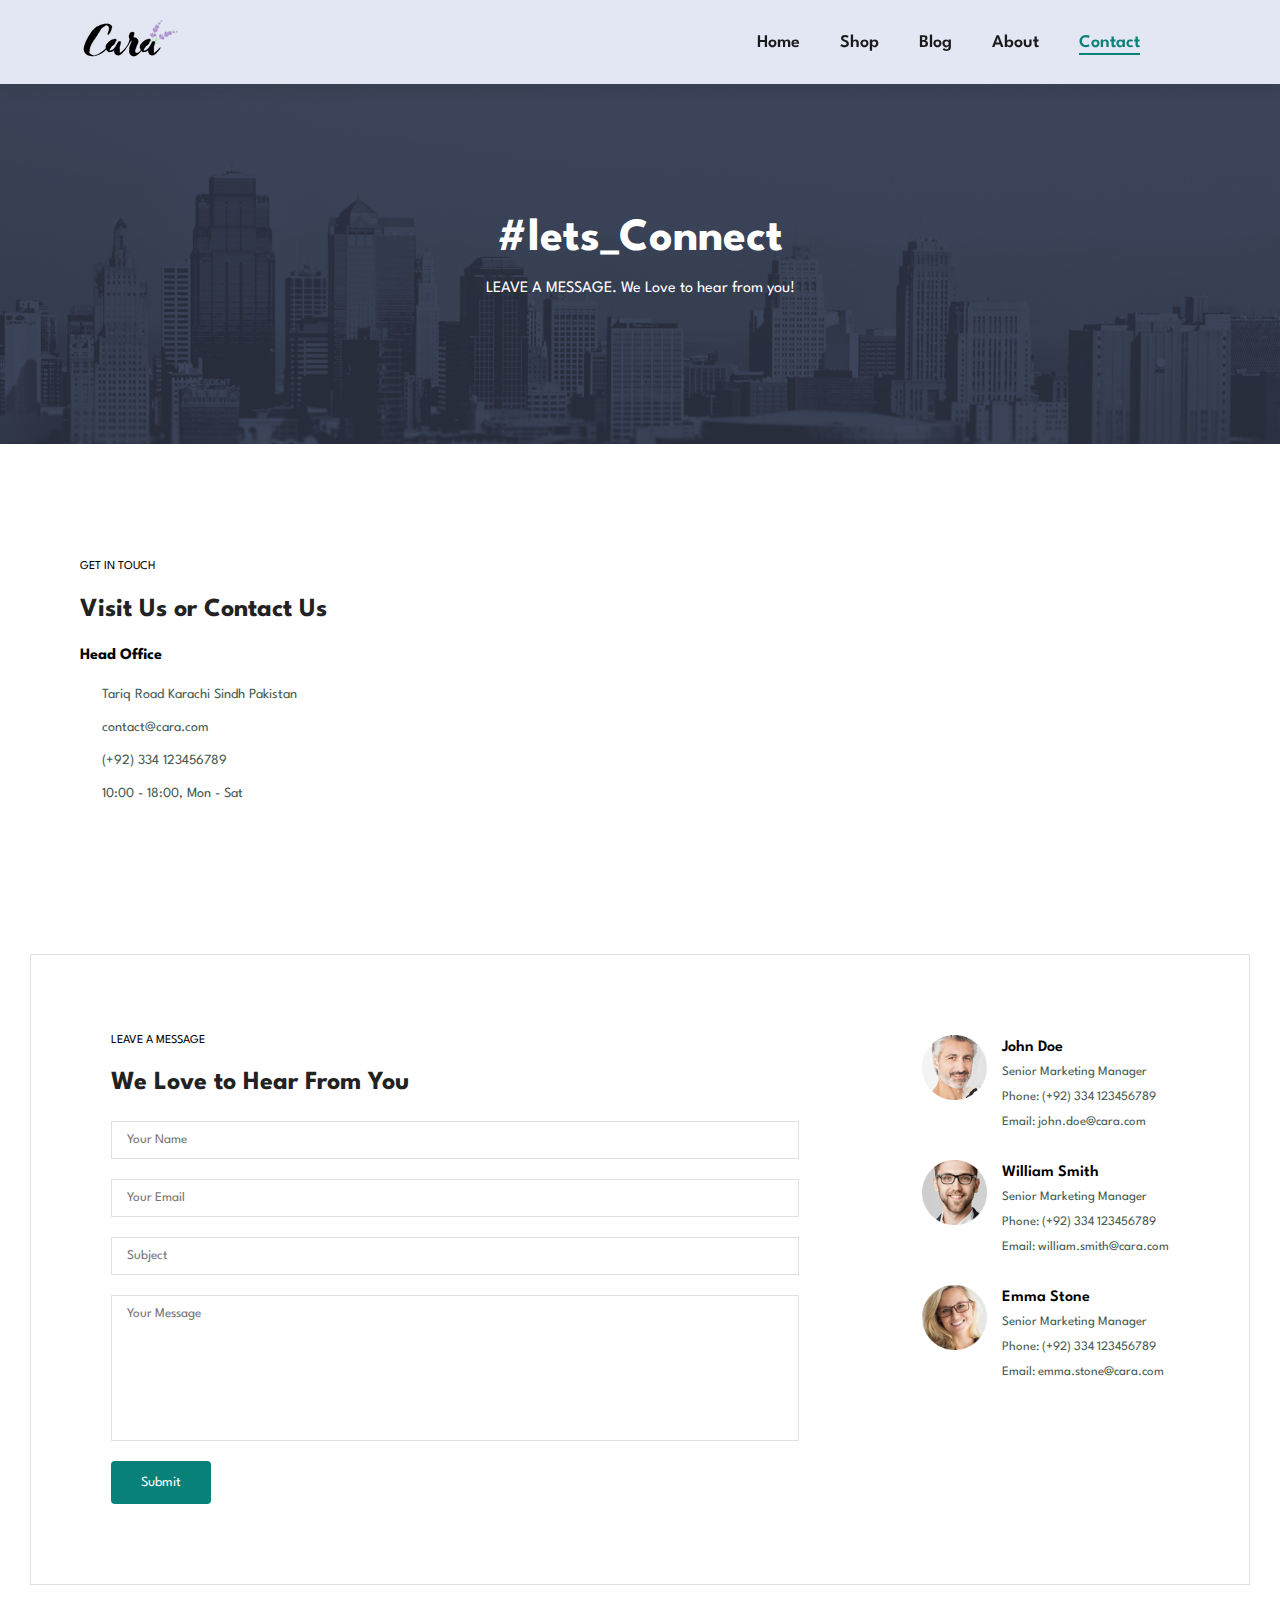
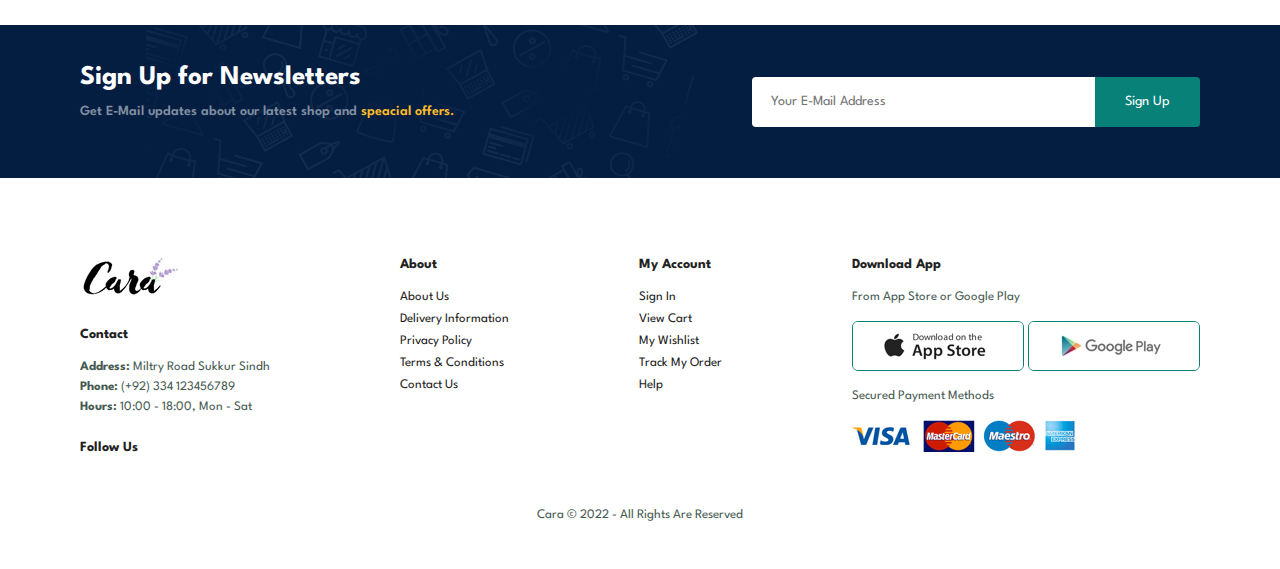
<file: contact.html>
<!DOCTYPE html>
<html lang="en">
<head>
    <meta charset="UTF-8">
    <meta http-equiv="X-UA-Compatible" content="IE=edge">
    <meta name="viewport" content="width=device-width, initial-scale=1.0">
    <link rel="stylesheet" href="https://cdnjs.cloudflare.com/ajax/libs/font-awesome/6.1.1/css/all.min.css" integrity="sha512-KfkfwYDsLkIlwQp6LFnl8zNdLGxu9YAA1QvwINks4PhcElQSvqcyVLLD9aMhXd13uQjoXtEKNosOWaZqXgel0g==" crossorigin="anonymous" referrerpolicy="no-referrer" />
    <link rel="stylesheet" href="./css/style.css">
    <title>Cara - Buy Everything you Love</title>
</head>
<body>
    <section id="header">
        <a href="#"><img src="./img/logo.png" class="logo"></a>
        <div>
            <ul id="navbar">
                <li><a href="./index.html">Home</a></li>
                <li><a href="./shop.html">Shop</a></li>
                <li><a href="./blog.html">Blog</a></li>
                <li><a href="./about.html">About</a></li>
                <li><a class="active" href="./contact.html">Contact</a></li>
                <li id="lg-bag"><a href="./cart.html"><i class="fa-solid fa-bag-shopping"></i></a></li>
                <a href="#" id="close"><i class="fa-solid fa-xmark"></i></a>
            </ul>
        </div>
        <div id="mobile">
            <a href="./cart.html"><i class="fa-solid fa-bag-shopping"></i></a>
            <i id="bar" class="fas fa-outdent"></i>
        </div>
    </section>
    
    <section id="page-header" class="about-header">
        <h2>#lets_Connect</h2>
        <p>LEAVE A MESSAGE. We Love to hear from you!</p>
    </section>

    <section id="contact-details" class="section-p1">
        <div class="details">
            <span>GET IN TOUCH</span>
            <h2>Visit Us or Contact Us</h2>
            <h3>Head Office</h3>
            <div>
                <li>
                    <i class="fa-regular fa-map"></i>
                    <p>Tariq Road Karachi Sindh Pakistan</p>
                </li>
                <li>
                    <i class="far fa-envelope"></i>
                    <p>contact@cara.com</p>
                </li>
                <li>
                    <i class="fas fa-phone-alt"></i>
                    <p> (+92) 334 123456789</p>
                </li>
                <li>
                    <i class="far fa-clock"></i>
                    <p> 10:00 - 18:00, Mon - Sat</p>
                </li>
            </div>
        </div>

        <div class="map">
            <iframe src="https://www.google.com/maps/embed?pb=!1m18!1m12!1m3!1d3532.700498333054!2d68.84359421434326!3d27.695650232614213!2m3!1f0!2f0!3f0!3m2!1i1024!2i768!4f13.1!3m3!1m2!1s0x3935d4f81f49e257%3A0xb0344afccb7ac7d9!2sMilitary%20Rd%2C%20Sukkur%2C%20Sindh%2C%20Pakistan!5e0!3m2!1sen!2s!4v1654363229737!5m2!1sen!2s" width="600" height="450" style="border:0;" allowfullscreen="" loading="lazy" referrerpolicy="no-referrer-when-downgrade"></iframe>
        </div>
    </section>
  
    <section id="form-details">
        <form action="">
            <span>LEAVE A MESSAGE</span>
            <h2>We Love to Hear From You</h2>
            <input type="text" name="name" placeholder="Your Name" id="">
            <input type="email" name="email" placeholder="Your Email" id="">
            <input type="text" name="subject" placeholder="Subject" id="">
            <textarea name="message" id="" cols="30" placeholder="Your Message" rows="10"></textarea>
            <button class="normal">Submit</button>
        </form>

        <div class="people">
            <div>
                <img src="./img/people/1.png">
                <p><span>John Doe</span> Senior Marketing Manager <br> Phone: (+92) 334 123456789 <br> Email: john.doe@cara.com</p>
            </div>
            <div>
                <img src="./img/people/2.png">
                <p><span>William Smith</span> Senior Marketing Manager <br> Phone: (+92) 334 123456789 <br> Email: william.smith@cara.com</p>
            </div>
            <div>
                <img src="./img/people/3.png">
                <p><span>Emma Stone</span> Senior Marketing Manager <br> Phone: (+92) 334 123456789 <br> Email: emma.stone@cara.com</p>
            </div>
        </div>
    </section>

    <section id="newsletter" class="section-p1 section-m1">
        <div class="newstext">
            <h4>Sign Up for Newsletters</h4>
            <p>Get E-Mail updates about our latest shop and <span>speacial offers.</span></p>
        </div>
        <div class="form">
            <input type="text" placeholder="Your E-Mail Address" name="" id="">
            <button class="normal">Sign Up</button>
        </div>
    </section>

    <footer class="section-p1">
        <div class="col">
            <img class="logo" src="./img/logo.png">
            <h4>Contact</h4>
            <p><strong>Address:</strong> Miltry Road Sukkur Sindh</p>
            <p><strong>Phone:</strong> (+92) 334 123456789</p>
            <p><strong>Hours:</strong> 10:00 - 18:00, Mon - Sat</p>
            <div class="follow">
                <h4>Follow Us</h4>
                <div class="icon">
                    <i class="fab fa-facebook-f"></i>
                    <i class="fab fa-twitter"></i>
                    <i class="fab fa-instagram"></i>
                    <i class="fab fa-youtube"></i>
                </div>
            </div>
        </div>
        <div class="col">
            <h4>About</h4>
            <a href="#">About Us</a>
            <a href="#">Delivery Information</a>
            <a href="#">Privacy Policy</a>
            <a href="#">Terms & Conditions</a>
            <a href="#">Contact Us</a>
        </div>
        <div class="col">
            <h4>My Account</h4>
            <a href="#">Sign In</a>
            <a href="#">View Cart</a>
            <a href="#">My Wishlist</a>
            <a href="#">Track My Order</a>
            <a href="#">Help</a>
        </div>
        <div class="col download">
            <h4>Download App</h4>
            <p>From App Store or Google Play</p>
            <div class="row">
                <img src="./img/pay/app.jpg">
                <img src="./img/pay/play.jpg">
            </div>
            <p>Secured Payment Methods</p>
            <img src="./img/pay/pay.png">
        </div>
        
        <div class="copyright">
            <p>Cara &copy; 2022 - All Rights Are Reserved</p>
        </div>
    </footer>
    
    <script src="./js/script.js"></script>
</body>
</html>
</file>
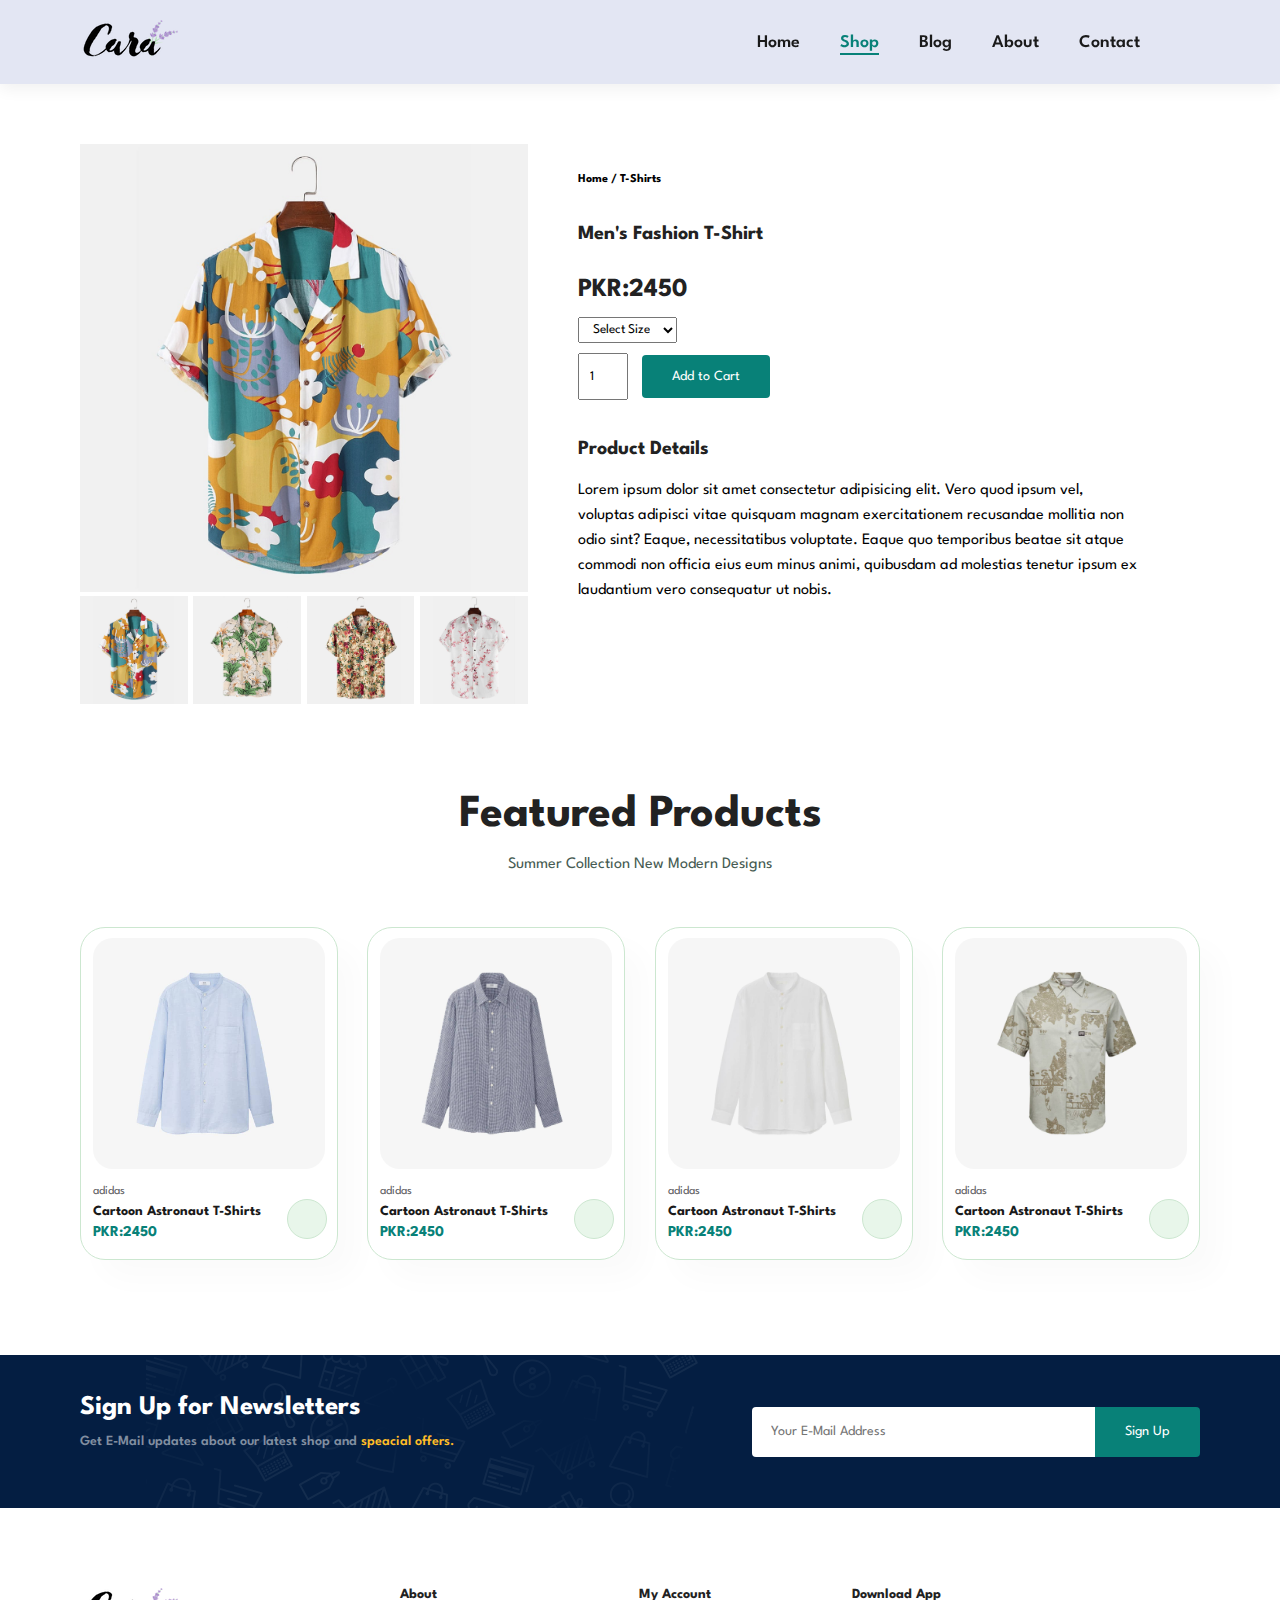
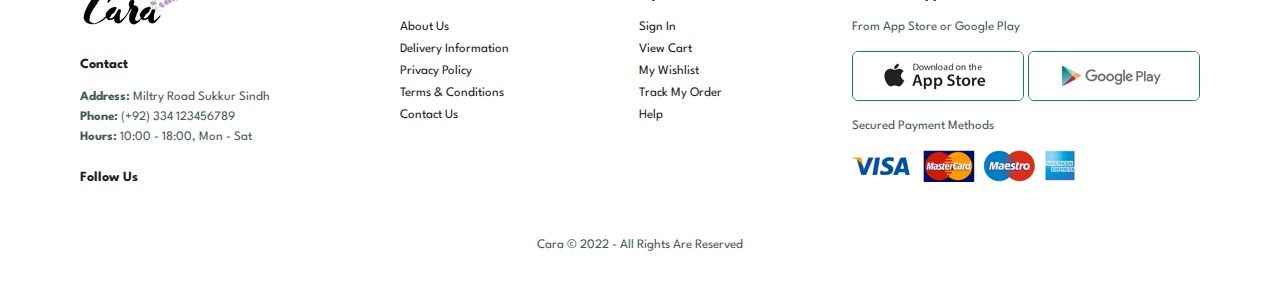
<file: product.html>
<!DOCTYPE html>
<html lang="en">
<head>
    <meta charset="UTF-8">
    <meta http-equiv="X-UA-Compatible" content="IE=edge">
    <meta name="viewport" content="width=device-width, initial-scale=1.0">
    <link rel="stylesheet" href="https://cdnjs.cloudflare.com/ajax/libs/font-awesome/6.1.1/css/all.min.css" integrity="sha512-KfkfwYDsLkIlwQp6LFnl8zNdLGxu9YAA1QvwINks4PhcElQSvqcyVLLD9aMhXd13uQjoXtEKNosOWaZqXgel0g==" crossorigin="anonymous" referrerpolicy="no-referrer" />
    <link rel="stylesheet" href="./css/style.css">
    <title>Cara - Buy Everything you Love</title>
</head>
<body>
    <section id="header">
        <a href="#"><img src="./img/logo.png" class="logo"></a>
        <div>
            <ul id="navbar">
                <li><a  href="./index.html">Home</a></li>
                <li><a class="active" href="./shop.html">Shop</a></li>
                <li><a href="./blog.html">Blog</a></li>
                <li><a href="./about.html">About</a></li>
                <li><a href="./contact.html">Contact</a></li>
                <li id="lg-bag"><a href="./cart.html"><i class="fa-solid fa-bag-shopping"></i></a></li>
                <a href="#" id="close"><i class="fa-solid fa-xmark"></i></a>
            </ul>
        </div>
        <div id="mobile">
            <a href="./cart.html"><i class="fa-solid fa-bag-shopping"></i></a>
            <i id="bar" class="fas fa-outdent"></i>
        </div>
    </section>

    <section id="prodetails" class="section-p1">
        <div class="single-pro-image">
            <img src="./img/products/f1.jpg" width="100%" id="main">
            <div class="small-image-group">
                <div class="small-image-col">
                    <img src="./img/products/f1.jpg" width="100%" class="small-img">
                </div>
                <div class="small-image-col">
                    <img src="./img/products/f2.jpg" width="100%" class="small-img">
                </div>
                <div class="small-image-col">
                    <img src="./img/products/f3.jpg" width="100%" class="small-img">
                </div>
                <div class="small-image-col">
                    <img src="./img/products/f4.jpg" width="100%" class="small-img">
                </div>
            </div>
        </div>

        <div class="single-pro-details">
            <h6>Home / T-Shirts</h6>
            <h4>Men's Fashion T-Shirt</h4>
            <h2>PKR:2450</h2>
            <select name="prosize" id="">
                <option value="prosize">Select Size</option>
                <option value="prosize">XL</option>
                <option value="prosize">XXL</option>
                <option value="prosize">Small</option>
                <option value="prosize">Medium</option>
            </select>
            <input type="number" value="1">
            <button class="normal">Add to Cart</button>
            <h4>Product Details</h4>
            <span>Lorem ipsum dolor sit amet consectetur adipisicing elit. Vero quod ipsum vel, voluptas adipisci vitae quisquam magnam exercitationem recusandae mollitia non odio sint? Eaque, necessitatibus voluptate. Eaque quo temporibus beatae sit atque commodi non officia eius eum minus animi, quibusdam ad molestias tenetur ipsum ex laudantium vero consequatur ut nobis.</span>
        </div>
    </section>
    <section id="product1" class="section-p1">
        <h2>Featured Products</h2>
        <p>Summer Collection New Modern Designs</p>
        <div class="pro-container">
            <div class="pro">
                <img src="./img/products/n1.jpg" >
                <div class="des">
                    <span>adidas</span>
                    <h5>Cartoon Astronaut T-Shirts</h5>
                    <div class="star">
                        <i class="fas fa-star"></i>
                        <i class="fas fa-star"></i>
                        <i class="fas fa-star"></i>
                        <i class="fas fa-star"></i>
                        <i class="fas fa-star"></i>
                    </div>
                    <h4>PKR:2450</h4>
                </div>
                <a href="#"><i class="fa fa-cart-shopping cart"></i></a>
            </div>
            <div class="pro">
                <img src="./img/products/n2.jpg" >
                <div class="des">
                    <span>adidas</span>
                    <h5>Cartoon Astronaut T-Shirts</h5>
                    <div class="star">
                        <i class="fas fa-star"></i>
                        <i class="fas fa-star"></i>
                        <i class="fas fa-star"></i>
                        <i class="fas fa-star"></i>
                        <i class="fas fa-star"></i>
                    </div>
                    <h4>PKR:2450</h4>
                </div>
                <a href="#"><i class="fa fa-cart-shopping cart"></i></a>
            </div>
            <div class="pro">
                <img src="./img/products/n3.jpg" >
                <div class="des">
                    <span>adidas</span>
                    <h5>Cartoon Astronaut T-Shirts</h5>
                    <div class="star">
                        <i class="fas fa-star"></i>
                        <i class="fas fa-star"></i>
                        <i class="fas fa-star"></i>
                        <i class="fas fa-star"></i>
                        <i class="fas fa-star"></i>
                    </div>
                    <h4>PKR:2450</h4>
                </div>
                <a href="#"><i class="fa fa-cart-shopping cart"></i></a>
            </div>
            <div class="pro">
                <img src="./img/products/n4.jpg" >
                <div class="des">
                    <span>adidas</span>
                    <h5>Cartoon Astronaut T-Shirts</h5>
                    <div class="star">
                        <i class="fas fa-star"></i>
                        <i class="fas fa-star"></i>
                        <i class="fas fa-star"></i>
                        <i class="fas fa-star"></i>
                        <i class="fas fa-star"></i>
                    </div>
                    <h4>PKR:2450</h4>
                </div>
                <a href="#"><i class="fa fa-cart-shopping cart"></i></a>
            </div>

        </div>
    </section>

    <section id="newsletter" class="section-p1 section-m1">
        <div class="newstext">
            <h4>Sign Up for Newsletters</h4>
            <p>Get E-Mail updates about our latest shop and <span>speacial offers.</span></p>
        </div>
        <div class="form">
            <input type="text" placeholder="Your E-Mail Address" name="" id="">
            <button class="normal">Sign Up</button>
        </div>
    </section>
    
    <footer class="section-p1">
        <div class="col">
            <img class="logo" src="./img/logo.png">
            <h4>Contact</h4>
            <p><strong>Address:</strong> Miltry Road Sukkur Sindh</p>
            <p><strong>Phone:</strong> (+92) 334 123456789</p>
            <p><strong>Hours:</strong> 10:00 - 18:00, Mon - Sat</p>
            <div class="follow">
                <h4>Follow Us</h4>
                <div class="icon">
                    <i class="fab fa-facebook-f"></i>
                    <i class="fab fa-twitter"></i>
                    <i class="fab fa-instagram"></i>
                    <i class="fab fa-youtube"></i>
                </div>
            </div>
        </div>
        <div class="col">
            <h4>About</h4>
            <a href="#">About Us</a>
            <a href="#">Delivery Information</a>
            <a href="#">Privacy Policy</a>
            <a href="#">Terms & Conditions</a>
            <a href="#">Contact Us</a>
        </div>
        <div class="col">
            <h4>My Account</h4>
            <a href="#">Sign In</a>
            <a href="#">View Cart</a>
            <a href="#">My Wishlist</a>
            <a href="#">Track My Order</a>
            <a href="#">Help</a>
        </div>
        <div class="col download">
            <h4>Download App</h4>
            <p>From App Store or Google Play</p>
            <div class="row">
                <img src="./img/pay/app.jpg">
                <img src="./img/pay/play.jpg">
            </div>
            <p>Secured Payment Methods</p>
            <img src="./img/pay/pay.png">
        </div>
        
        <div class="copyright">
            <p>Cara &copy; 2022 - All Rights Are Reserved</p>
        </div>
    </footer>
    
    <script src="./js/script.js"></script>
</body>
</html>
</file>
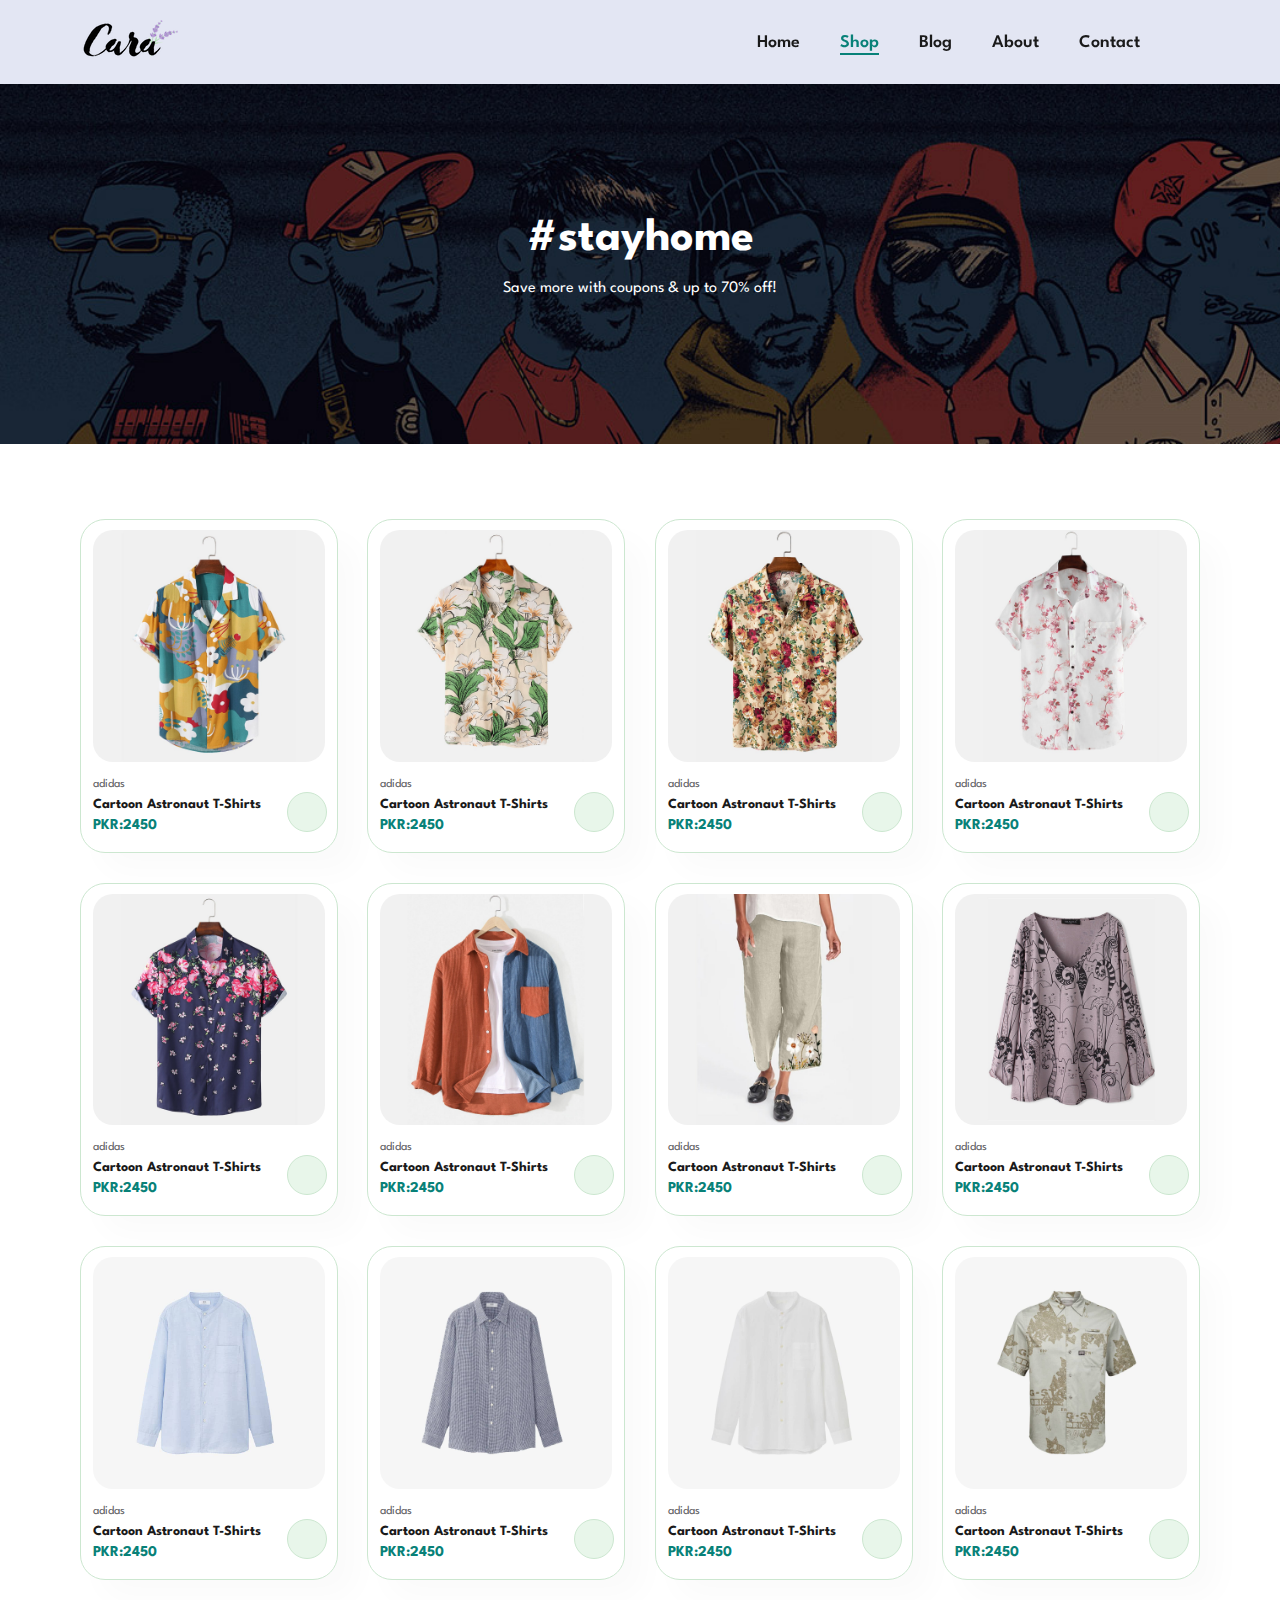
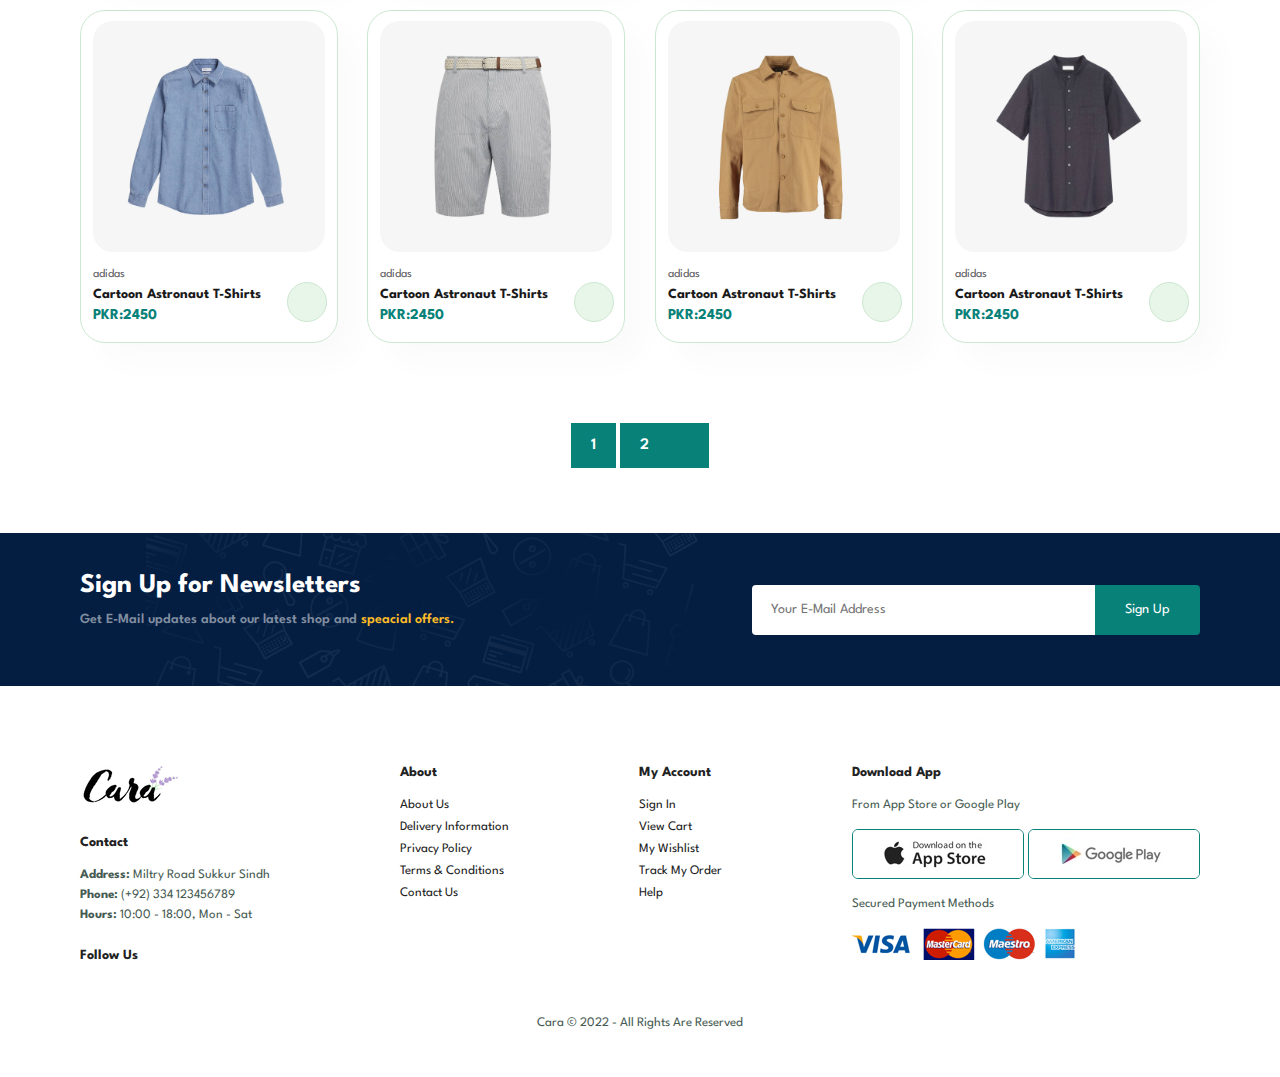
<file: shop.html>
<!DOCTYPE html>
<html lang="en">
<head>
    <meta charset="UTF-8">
    <meta http-equiv="X-UA-Compatible" content="IE=edge">
    <meta name="viewport" content="width=device-width, initial-scale=1.0">
    <link rel="stylesheet" href="https://cdnjs.cloudflare.com/ajax/libs/font-awesome/6.1.1/css/all.min.css" integrity="sha512-KfkfwYDsLkIlwQp6LFnl8zNdLGxu9YAA1QvwINks4PhcElQSvqcyVLLD9aMhXd13uQjoXtEKNosOWaZqXgel0g==" crossorigin="anonymous" referrerpolicy="no-referrer" />
    <link rel="stylesheet" href="./css/style.css">
    <title>Cara - Buy Everything you Love</title>
</head>
<body>
    <section id="header">
        <a href="#"><img src="./img/logo.png" class="logo"></a>
        <div>
            <ul id="navbar">
                <li><a  href="./index.html">Home</a></li>
                <li><a class="active" href="./shop.html">Shop</a></li>
                <li><a href="./blog.html">Blog</a></li>
                <li><a href="./about.html">About</a></li>
                <li><a href="./contact.html">Contact</a></li>
                <li id="lg-bag"><a href="./cart.html"><i class="fa-solid fa-bag-shopping"></i></a></li>
                <a href="#" id="close"><i class="fa-solid fa-xmark"></i></a>
            </ul>
        </div>
        <div id="mobile">
            <a href="./cart.html"><i class="fa-solid fa-bag-shopping"></i></a>
            <i id="bar" class="fas fa-outdent"></i>
        </div>
    </section>
    
    <section id="page-header">
        <h2>#stayhome</h2>
        <p>Save more with coupons & up to 70% off!</p>
    </section>
    
    <section id="product1" class="section-p1">
        <div class="pro-container">
            <div class="pro" onclick="window.location.href='product.html'">
                <img src="./img/products/f1.jpg" >
                <div class="des">
                    <span>adidas</span>
                    <h5>Cartoon Astronaut T-Shirts</h5>
                    <div class="star">
                        <i class="fas fa-star"></i>
                        <i class="fas fa-star"></i>
                        <i class="fas fa-star"></i>
                        <i class="fas fa-star"></i>
                        <i class="fas fa-star"></i>
                    </div>
                    <h4>PKR:2450</h4>
                </div>
                <a href="#"><i class="fa fa-cart-shopping cart"></i></a>
            </div>
            <div class="pro">
                <img src="./img/products/f2.jpg" >
                <div class="des">
                    <span>adidas</span>
                    <h5>Cartoon Astronaut T-Shirts</h5>
                    <div class="star">
                        <i class="fas fa-star"></i>
                        <i class="fas fa-star"></i>
                        <i class="fas fa-star"></i>
                        <i class="fas fa-star"></i>
                        <i class="fas fa-star"></i>
                    </div>
                    <h4>PKR:2450</h4>
                </div>
                <a href="#"><i class="fa fa-cart-shopping cart"></i></a>
            </div>
            <div class="pro">
                <img src="./img/products/f3.jpg" >
                <div class="des">
                    <span>adidas</span>
                    <h5>Cartoon Astronaut T-Shirts</h5>
                    <div class="star">
                        <i class="fas fa-star"></i>
                        <i class="fas fa-star"></i>
                        <i class="fas fa-star"></i>
                        <i class="fas fa-star"></i>
                        <i class="fas fa-star"></i>
                    </div>
                    <h4>PKR:2450</h4>
                </div>
                <a href="#"><i class="fa fa-cart-shopping cart"></i></a>
            </div>
            <div class="pro">
                <img src="./img/products/f4.jpg" >
                <div class="des">
                    <span>adidas</span>
                    <h5>Cartoon Astronaut T-Shirts</h5>
                    <div class="star">
                        <i class="fas fa-star"></i>
                        <i class="fas fa-star"></i>
                        <i class="fas fa-star"></i>
                        <i class="fas fa-star"></i>
                        <i class="fas fa-star"></i>
                    </div>
                    <h4>PKR:2450</h4>
                </div>
                <a href="#"><i class="fa fa-cart-shopping cart"></i></a>
            </div>
            <div class="pro">
                <img src="./img/products/f5.jpg" >
                <div class="des">
                    <span>adidas</span>
                    <h5>Cartoon Astronaut T-Shirts</h5>
                    <div class="star">
                        <i class="fas fa-star"></i>
                        <i class="fas fa-star"></i>
                        <i class="fas fa-star"></i>
                        <i class="fas fa-star"></i>
                        <i class="fas fa-star"></i>
                    </div>
                    <h4>PKR:2450</h4>
                </div>
                <a href="#"><i class="fa fa-cart-shopping cart"></i></a>
            </div>
            <div class="pro">
                <img src="./img/products/f6.jpg" >
                <div class="des">
                    <span>adidas</span>
                    <h5>Cartoon Astronaut T-Shirts</h5>
                    <div class="star">
                        <i class="fas fa-star"></i>
                        <i class="fas fa-star"></i>
                        <i class="fas fa-star"></i>
                        <i class="fas fa-star"></i>
                        <i class="fas fa-star"></i>
                    </div>
                    <h4>PKR:2450</h4>
                </div>
                <a href="#"><i class="fa fa-cart-shopping cart"></i></a>
            </div>
            <div class="pro">
                <img src="./img/products/f7.jpg" >
                <div class="des">
                    <span>adidas</span>
                    <h5>Cartoon Astronaut T-Shirts</h5>
                    <div class="star">
                        <i class="fas fa-star"></i>
                        <i class="fas fa-star"></i>
                        <i class="fas fa-star"></i>
                        <i class="fas fa-star"></i>
                        <i class="fas fa-star"></i>
                    </div>
                    <h4>PKR:2450</h4>
                </div>
                <a href="#"><i class="fa fa-cart-shopping cart"></i></a>
            </div>
            <div class="pro">
                <img src="./img/products/f8.jpg" >
                <div class="des">
                    <span>adidas</span>
                    <h5>Cartoon Astronaut T-Shirts</h5>
                    <div class="star">
                        <i class="fas fa-star"></i>
                        <i class="fas fa-star"></i>
                        <i class="fas fa-star"></i>
                        <i class="fas fa-star"></i>
                        <i class="fas fa-star"></i>
                    </div>
                    <h4>PKR:2450</h4>
                </div>
                <a href="#"><i class="fa fa-cart-shopping cart"></i></a>
            </div>
            <div class="pro">
                <img src="./img/products/n1.jpg" >
                <div class="des">
                    <span>adidas</span>
                    <h5>Cartoon Astronaut T-Shirts</h5>
                    <div class="star">
                        <i class="fas fa-star"></i>
                        <i class="fas fa-star"></i>
                        <i class="fas fa-star"></i>
                        <i class="fas fa-star"></i>
                        <i class="fas fa-star"></i>
                    </div>
                    <h4>PKR:2450</h4>
                </div>
                <a href="#"><i class="fa fa-cart-shopping cart"></i></a>
            </div>
            <div class="pro">
                <img src="./img/products/n2.jpg" >
                <div class="des">
                    <span>adidas</span>
                    <h5>Cartoon Astronaut T-Shirts</h5>
                    <div class="star">
                        <i class="fas fa-star"></i>
                        <i class="fas fa-star"></i>
                        <i class="fas fa-star"></i>
                        <i class="fas fa-star"></i>
                        <i class="fas fa-star"></i>
                    </div>
                    <h4>PKR:2450</h4>
                </div>
                <a href="#"><i class="fa fa-cart-shopping cart"></i></a>
            </div>
            <div class="pro">
                <img src="./img/products/n3.jpg" >
                <div class="des">
                    <span>adidas</span>
                    <h5>Cartoon Astronaut T-Shirts</h5>
                    <div class="star">
                        <i class="fas fa-star"></i>
                        <i class="fas fa-star"></i>
                        <i class="fas fa-star"></i>
                        <i class="fas fa-star"></i>
                        <i class="fas fa-star"></i>
                    </div>
                    <h4>PKR:2450</h4>
                </div>
                <a href="#"><i class="fa fa-cart-shopping cart"></i></a>
            </div>
            <div class="pro">
                <img src="./img/products/n4.jpg" >
                <div class="des">
                    <span>adidas</span>
                    <h5>Cartoon Astronaut T-Shirts</h5>
                    <div class="star">
                        <i class="fas fa-star"></i>
                        <i class="fas fa-star"></i>
                        <i class="fas fa-star"></i>
                        <i class="fas fa-star"></i>
                        <i class="fas fa-star"></i>
                    </div>
                    <h4>PKR:2450</h4>
                </div>
                <a href="#"><i class="fa fa-cart-shopping cart"></i></a>
            </div>
            <div class="pro">
                <img src="./img/products/n5.jpg" >
                <div class="des">
                    <span>adidas</span>
                    <h5>Cartoon Astronaut T-Shirts</h5>
                    <div class="star">
                        <i class="fas fa-star"></i>
                        <i class="fas fa-star"></i>
                        <i class="fas fa-star"></i>
                        <i class="fas fa-star"></i>
                        <i class="fas fa-star"></i>
                    </div>
                    <h4>PKR:2450</h4>
                </div>
                <a href="#"><i class="fa fa-cart-shopping cart"></i></a>
            </div>
            <div class="pro">
                <img src="./img/products/n6.jpg" >
                <div class="des">
                    <span>adidas</span>
                    <h5>Cartoon Astronaut T-Shirts</h5>
                    <div class="star">
                        <i class="fas fa-star"></i>
                        <i class="fas fa-star"></i>
                        <i class="fas fa-star"></i>
                        <i class="fas fa-star"></i>
                        <i class="fas fa-star"></i>
                    </div>
                    <h4>PKR:2450</h4>
                </div>
                <a href="#"><i class="fa fa-cart-shopping cart"></i></a>
            </div>
            <div class="pro">
                <img src="./img/products/n7.jpg" >
                <div class="des">
                    <span>adidas</span>
                    <h5>Cartoon Astronaut T-Shirts</h5>
                    <div class="star">
                        <i class="fas fa-star"></i>
                        <i class="fas fa-star"></i>
                        <i class="fas fa-star"></i>
                        <i class="fas fa-star"></i>
                        <i class="fas fa-star"></i>
                    </div>
                    <h4>PKR:2450</h4>
                </div>
                <a href="#"><i class="fa fa-cart-shopping cart"></i></a>
            </div>
            <div class="pro">
                <img src="./img/products/n8.jpg" >
                <div class="des">
                    <span>adidas</span>
                    <h5>Cartoon Astronaut T-Shirts</h5>
                    <div class="star">
                        <i class="fas fa-star"></i>
                        <i class="fas fa-star"></i>
                        <i class="fas fa-star"></i>
                        <i class="fas fa-star"></i>
                        <i class="fas fa-star"></i>
                    </div>
                    <h4>PKR:2450</h4>
                </div>
                <a href="#"><i class="fa fa-cart-shopping cart"></i></a>
            </div>
        </div>
    </section>

    <section id="pagination" class="section-p1">
        <a href="#">1</a>
        <a href="#">2</a>
        <a href="#"><i class="fa-solid fa-arrow-right-long"></i></a>
    </section>

    <section id="newsletter" class="section-p1 section-m1">
        <div class="newstext">
            <h4>Sign Up for Newsletters</h4>
            <p>Get E-Mail updates about our latest shop and <span>speacial offers.</span></p>
        </div>
        <div class="form">
            <input type="text" placeholder="Your E-Mail Address" name="" id="">
            <button class="normal">Sign Up</button>
        </div>
    </section>
    
    <footer class="section-p1">
        <div class="col">
            <img class="logo" src="./img/logo.png">
            <h4>Contact</h4>
            <p><strong>Address:</strong> Miltry Road Sukkur Sindh</p>
            <p><strong>Phone:</strong> (+92) 334 123456789</p>
            <p><strong>Hours:</strong> 10:00 - 18:00, Mon - Sat</p>
            <div class="follow">
                <h4>Follow Us</h4>
                <div class="icon">
                    <i class="fab fa-facebook-f"></i>
                    <i class="fab fa-twitter"></i>
                    <i class="fab fa-instagram"></i>
                    <i class="fab fa-youtube"></i>
                </div>
            </div>
        </div>
        <div class="col">
            <h4>About</h4>
            <a href="#">About Us</a>
            <a href="#">Delivery Information</a>
            <a href="#">Privacy Policy</a>
            <a href="#">Terms & Conditions</a>
            <a href="#">Contact Us</a>
        </div>
        <div class="col">
            <h4>My Account</h4>
            <a href="#">Sign In</a>
            <a href="#">View Cart</a>
            <a href="#">My Wishlist</a>
            <a href="#">Track My Order</a>
            <a href="#">Help</a>
        </div>
        <div class="col download">
            <h4>Download App</h4>
            <p>From App Store or Google Play</p>
            <div class="row">
                <img src="./img/pay/app.jpg">
                <img src="./img/pay/play.jpg">
            </div>
            <p>Secured Payment Methods</p>
            <img src="./img/pay/pay.png">
        </div>
        
        <div class="copyright">
            <p>Cara &copy; 2022 - All Rights Are Reserved</p>
        </div>
    </footer>
    
    <script src="./js/script.js"></script>
</body>
</html>
</file>
<file: css/style.css>
@import url('https://fonts.googleapis.com/css2?family=League+Spartan:wght@400;500;700&display=swap');
*
{
    margin: 0;
    padding: 0;
    box-sizing: border-box;
    font-family: 'League Spartan', sans-serif;
}

h1
{
    font-size: 50px;
    line-height: 64px;
    color: #222;
}

h2
{
    font-size: 46px;
    line-height: 54px;
    color: #222;
}

h4
{
    font-size: 20px;
    color: #222;
}

h6
{
    font-weight: 700;
    font-size: 12px;
}

p
{
    font-size: 16px;
    color: #465b52;
    margin: 15px 0 20px 0;
}

.section-p1
{
    padding: 40px 80px;
}

.section-m1
{
    margin: 40px 0;
}

button.normal
{
    font-size: 14px;
    font-style: 600;
    padding: 15px 30px;
    color: #000;
    cursor: pointer;
    border: none;
    background-color: #fff;
    border-radius: 4px;
    outline: none;
    transition: 0.3s ease;
}
button.white
{
    font-size: 13px;
    font-style: 600;
    padding: 11px 18px;
    color: #fff;
    cursor: pointer;
    border: 1px solid #fff;
    background-color: transparent;
    border-radius: 4px;
    outline: none;
    transition: 0.3s ease;
}

body
{
    width: 100%;
}

/* Header Start */
#header
{
    display: flex;
    align-items: center;
    justify-content: space-between;
    padding: 20px 80px;
    background: #e3e6f3;
    z-index: 999;
    position: sticky;
    top: 0;
    left: 0;
    box-shadow: 0 5px 15px rgba(0, 0, 0, 0.06);
}
#navbar
{
    display: flex;
    justify-content: center;
    justify-content: center;
}
#navbar.active
{
    right: 0px;
}
#navbar li
{
    list-style: none;
    padding: 0 20px;
}
#navbar li a
{
    text-decoration: none;
    font-size: 18px;
    font-weight: 600;
    color: #1a1a1a;
    transition: 0.3s ease;
    position: relative;
}
#navbar li a:hover,
#navbar li a.active
{
    color: #088178;
}
#navbar li a.active::after,
#navbar li a:hover::after
{
    content: "";
    width: 100%;
    height: 2px;
    background: #088178;
    position: absolute;
    bottom: -4px;
    left: 0px;
}
#mobile
{
    display: none;
    align-items: center;
}
#close
{
    display: none;
}
/* Home Start */
#hero
{
    background-image: url("../img/hero4.png");
    height: 90vh;
    width: 100%;
    background-size: cover;
    background-position: top 25% right 0;
    padding: 0 80px;
    display: flex;
    flex-direction: column;
    align-items: flex-start;
    justify-content: center;

}
#hero h4
{
    padding-bottom: 15px;
}
#hero h1
{
    color: #088178;
}
#hero button
{
    background-image: url(../img/button.png);
    background-color: transparent;
    color: #088178;
    border: 0;
    padding: 14px 80px 14px 65px;
    background-repeat: no-repeat;
    cursor: pointer;
    font-weight: 700;
    font-size: 16px;
}
/* Feature Section  */
#feature
{
    display: flex;
    align-items: center;
    justify-content: space-between;
    flex-wrap: wrap;
}
#feature .fe-box
{
    width: 180px;
    text-align: center;
    padding: 25px 15px;
    box-shadow: 20px 20px 34px rgba(0, 0, 0, 0.03);
    border: 1px solid #cce7d0; 
    border-radius: 4px;
    margin: 15px 0;
    cursor: pointer;
}
#feature .fe-box img
{
    width: 100%;
    margin-bottom: 10px;
}
#feature .fe-box h6
{
    display: inline-block;
    padding: 9px 8px 6px 8px;
    line-height: 1;
    border-radius: 4px;
    color: #088178;
    background-color: #fddde4;
}
#feature .fe-box:nth-child(2) h6
{
    background-color: #cdebbc;
}
#feature .fe-box:nth-child(3) h6
{
    background-color: #d1e8f2;
}
#feature .fe-box:nth-child(4) h6
{
    background-color: #cdd4f8;
}
#feature .fe-box:nth-child(5) h6
{
    background-color: #f6dbf6;
}
#feature .fe-box:nth-child(6) h6
{
    background-color: #fff2e5;
}

#feature .fe-box:hover
{
    box-shadow: 10px 10px 54px rgba(70 , 62, 221, 0.01);
}
#product1 .pro-container
{
    display: flex;
    justify-content: space-between;
    padding-top: 20px;
    flex-wrap: wrap;
}
#product1
{
    text-align: center;
}
#product1 .pro
{
    position: relative;
    width: 23%;
    min-width: 250px;
    padding: 10px 12px;
    border: 1px solid #cce7d0;
    border-radius: 25px;
    cursor: pointer;
    box-shadow: 20px 20px 30px rgba(0, 0, 0, 0.02);
    margin: 15px 0;
    transition: 0.3s ease;
}
#product1 .pro:hover
{
    box-shadow: 20px 20px 30px rgba(0, 0, 0, 0.06);
}
#product1 .pro img
{
    width: 100%;
    border-radius: 20px;
}
#product1 .pro .des
{
    text-align: start;
    padding: 10px 0;
}
#product1 .pro .des i
{
    font-size: 12px;
    padding-top: 2px;
    color: rgb(243, 181, 25);
}
#product1 .pro .des h4
{
    padding-top: 7px;
    font-size: 15px;
    font-weight: 700;
    color: #088178;
}
#product1 .pro .des h5
{
    padding-top: 7px;
    color: #1a1a1a;
    font-size: 14px;
}
#product1 .pro .des span
{
    color: #606063;
    font-size: 12px;
}
#product1 .pro .cart
{
    width: 40px;
    height: 40px;
    line-height: 40px;
    border-radius: 50px;
    background-color: #e8f6ea;
    color: #088178;
    border: 1px solid #cce7d0;
    position: absolute;
    bottom: 20px;
    right: 10px;
}
#banner
{
    display: flex;
    flex-direction: column;
    justify-content: center;
    align-items: center;
    text-align: center;
    background-image: url("../img/banner/b2.jpg");
    width: 100%;
    height: 40vh;
}
#banner h2
{
    color: #fff;
    font-size: 16px;
    padding: 10px 0;
    font-size: 30px;
}
#banner h2 span
{
    color: #ef3636;

}
#banner h4
{
    color: #fff;
    font-size: 16px;
}
#banner button:hover
{
    background: #088178;
    color: #fff;
}
#sm-banner
{
    display: flex;
    justify-content: space-between;
    flex-wrap: wrap;
}
#sm-banner .banner-box
{
    display: flex;
    flex-direction: column;
    justify-content: center;
    align-items: flex-start;
    background-image: url("../img/banner/b17.jpg");
    min-width: 580px;
    height: 50vh;
    padding: 30px;
    cursor: pointer;
    background-size: cover;
    background-position: center;
}
#sm-banner h4
{
    color: #fff;
    font-size: 20px;
    font-weight: 300;
}
#sm-banner h2
{
    color: #fff;
    font-size: 28px;
    font-weight: 800;
}
#sm-banner span
{
    color: #fff;
    font-size: 14px;
    font-weight: 500;
    padding-bottom: 15px;
}
#sm-banner .banner-box:hover button
{
    background-color: #088178;
    border: 1px solid #088178;
}
#sm-banner .banner-box2
{
    background-image: url("../img/banner/b10.jpg");
}
#banner3
{
    display: flex;
    justify-content: space-between;
    flex-wrap: wrap;
    padding: 0 80px;
}
#banner3 .banner-box
{
    display: flex;
    flex-direction: column;
    justify-content: center;
    align-items: flex-start;
    background-image: url("../img/banner/b7.jpg");
    min-width: 30%;
    height: 30vh;
    padding: 20px;
    margin-bottom: 20px;
    cursor: pointer;
    background-size: cover;
    background-position: center;
}
#banner3 h2
{
    color: #fff;
    font-weight: 900;
    font-size: 22px;
} 
#banner3 h3
{
    color: #ec544e;
    font-weight: 800;
    font-size: 15px;
}
#banner3 .banner-box2
{
    background-image: url("../img/banner/b4.jpg");
}
#banner3 .banner-box3
{
    background-image: url("../img/banner/b18.jpg");
}
#newsletter
{
    display: flex;
    justify-content: space-between;
    align-items: center;
    flex-wrap: wrap;
    background-image: url("../img/banner/b14.png");
    background-repeat: no-repeat;
    background-position: 20% 30%;
    background-color: #041e42;
}
#newsletter h4
{
    font-size: 27px;
    font-weight: 700;
    color: #fff;
}
#newsletter p
{
    font-size: 14px;
    font-weight: 600;
    color: #818ea0;
}
#newsletter p span
{
    color: #ffbd27;
}
#newsletter .form
{
    display: flex;
    width: 40%;
}
#newsletter input
{
    height: 3.125rem;
    padding: 0 1.25em;
    font-size: 14px;
    width: 100%;
    border: 1px solid transparent;
    border-radius: 4px;
    outline: none;
    border-top-right-radius: 0;
    border-bottom-right-radius: 0;
}
#newsletter button
{
    background-color: #088178;
    color: #fff;
    white-space: nowrap;
    border-top-left-radius: 0;
    border-bottom-left-radius: 0;
}
footer
{
    display: flex;
    justify-content: space-between;
    flex-wrap: wrap;
    
}
footer .col
{
    display: flex;
    flex-direction: column;
    align-items: flex-start;
    margin-bottom: 20px;
}
footer .logo
{
    margin-bottom: 30px;
}
footer h4
{
    font-size: 14px;
    padding-bottom: 20px;
    
}
footer p
{
    font-size: 13px;
    margin: 0 0 8px 0;
}
footer a
{
    font-size: 13px;
    text-decoration: none;
    color: #222;
    margin-bottom: 10px;
}
footer .follow
{
    margin-top: 20px;
}
footer .follow i
{
    color: #465b52;
    padding-right: 4px;
    cursor: pointer;
}
footer .download .row img
{
    border: 1px solid #088178;
    border-radius: 6px;
    cursor: pointer;
}
footer .download img
{
    margin: 10px 0 15px 0;
}
footer .follow i:hover,
footer a:hover
{
    color: #088178;
}
footer .copyright
{
    width: 100%;
    text-align: center;
}

/* Shop Page  */
#page-header
{
    background-image: url("../img/banner/b1.jpg");
    width: 100%;
    height: 40vh;
    background-size: cover;
    display: flex;
    justify-content: center;
    text-align: center;
    flex-direction: column;
    padding: 14px;
}
#page-header h2,
#page-header p
{
    color: #fff;
}
#pagination
{
    text-align: center;
}
#pagination a
{
    text-decoration: none;
    background-color: #088178;
    padding: 15px 20px;
    color: #fff;
    font-weight: 600;
}
#pagination a i
{
    font-size: 16px;
    font-weight: 600;
    
}
/* Single Product Page  */
#prodetails
{
    display: flex;
    margin-top: 20px;
}
#prodetails .single-pro-details
{
    width: 50%;
    padding-top: 30px;
}
#prodetails .single-pro-details h4
{
    padding: 40px 0 20px 0;
}
#prodetails .single-pro-details h2
{
    font-size: 26px;
}
#prodetails .single-pro-details select
{
    display: block;
    padding: 5px 10px;
    margin-bottom: 10px;
    outline: none;
}
#prodetails .single-pro-details input
{
    width: 50px;
    height: 47px;
    padding-left: 10px;
    font-style: 16px;
    margin-right: 10px;
}
#prodetails .single-pro-details input:focus
{
    outline: none;
}
#prodetails .single-pro-details button
{
    background-color: #088178;
    color: #fff;
}
#prodetails .single-pro-image
{
    width: 40%;
    margin-right: 50px;
}
.small-image-group
{
    display: flex;
    justify-content: space-between;
}
.small-image-col
{
    flex-basis: 24%;
    cursor: pointer;
}
#prodetails .single-pro-details span
{
    line-height: 25px;
}
/* Blog Page */
#page-header.blog-header
{
    background-image: url(../img/banner/b19.jpg);
}
#blog
{
    padding: 150px 150px 0 150px;
}
#blog .blog-box
{
    display: flex;
    align-items: center;
    width: 100%;
    position: relative;
    padding-bottom: 90px;
}
#blog .blog-img
{
    width: 50%;
    margin-right: 40px;
}
#blog img
{
    width: 100%;
    height: 300px;
    object-fit: cover;
}
#blog .blog-details
{
    width: 50%;
}
#blog .details a
{
    text-decoration: none;
    font-size: 12px;
    color: #000;
    font-weight: 700;
    position: relative;
    transition: 0.3s ease;

}
#blog .details a::after
{
    content: "";
    width: 50px;
    height: 1px;
    background-color: #000;
    position: absolute;
    top: 5px;
    right: -60px;
}
#blog .details a:hover
{
    color: #088178;
}
#blog .details a:hover::after
{
    background-color: #088178;
}
#blog .blog-box h1
{
    position: absolute;
    top: -40px;
    left: 0;
    font-size: 70px;
    font-weight: 700;
    color: #c9cbce;
    z-index: -1;

}
/* About Page  */
#page-header.about-header
{
    background-image: url("../img/about/banner.png");
}
#about-head
{
    display: flex;
    align-items: center;

}
#about-head img
{
    width: 50%;
    height: auto;
}
#about-head div
{
    padding-left: 40px;
}
#about-app
{
    text-align: center;
}
#about-app .video
{
    width: 70%;
    height: 100%;
    margin: 30px auto 0 auto;
}
#about-app .video video
{
    width: 100%;
    height: 100%;
    border-radius: 20px;
}

/* Contact Page  */
#contact-details
{
    display: flex;
    align-items: center;
    justify-content: space-between;
}
#contact-details .details
{
    width: 40%;
}
#contact-details .details span,
#form-details form span
{
    font-size: 12px;
}
#contact-details .details h2,
#form-details form h2
{
    font-size: 26px;
    line-height: 35px;
    padding: 20px 0;
}
#contact-details .details h3
{
    font-size: 16px;
    padding-bottom: 15px;
}
#contact-details .details li
{
    list-style: none;
    display: flex;
    padding: 10px 0;
}
#contact-details .details li i
{
    font-size: 14px;
    padding-right: 22px;
}
#contact-details .details li p
{
    margin: 0;
    font-size: 14px;
}
#contact-details .map
{
    width: 55%;
    height: 400px;
}
#contact-details .map iframe
{
    width: 100%;
    height: 100%;
}
#form-details
{
    display: flex;
    justify-content: space-between;
    margin: 30px;
    padding: 80px;
    border: 1px solid #e1e1e1;
}
#form-details form
{
    width: 65%;
    display: flex;
    flex-direction: column;
    align-items: flex-start;
}
#form-details form input,
#form-details form textarea
{
    width: 100%;
    padding: 12px 15px;
    outline: none;
    margin-bottom: 20px;
    border: 1px solid #e1e1e1;
    resize: none;
}
#form-details form button
{
    background-color: #088178;
    color: #fff;
}
#form-details .people div
{
    padding-bottom: 25px;
    display: flex;
    align-items: flex-start;

}
#form-details .people div img
{
    width: 65px;
    height: 65px;
    object-fit: cover;
    margin-right: 15px;
}
#form-details .people div p
{
    margin: 0;
    font-size: 13px;
    line-height: 25px;
}
#form-details .people div p span
{
    display: block;
    font-size: 16px;
    font-weight: 600;
    color: #000;
}
/* Cart Page  */
#cart
{
    overflow-x: auto;
}
#cart table
{
    width: 100%;
    border-collapse: collapse;
    table-layout: fixed;
    white-space: nowrap;
}
#cart table img
{
    width: 70px;
}
#cart table td:nth-child(1)
{
    width: 100px;
    text-align: center;
}
#cart table td:nth-child(2)
{
    width: 150px;
    text-align: center;
}
#cart table td:nth-child(3)
{
    width: 250px;
    text-align: center;
}
#cart table td:nth-child(4)
{
    width: 150px;
    text-align: center;
}
#cart table td:nth-child(5)
{
    width: 150px;
    text-align: center;
}
#cart table td:nth-child(6)
{
    width: 150px;
    text-align: center;
}
#cart table td:nth-child(5) input
{
    width: 70px;
    padding: 10px 5px 10px 15px;
}
#cart table thead
{
    border: 1px solid #e2e9e1;
}
#cart table thead td
{
    font-weight: 700;
    text-transform: uppercase;
    font-size: 13px;
    padding: 18px 0;
}
#cart table tbody tr td
{
    padding-top: 15px;
}
#cart table tbody td
{
    font-size: 13px;
}
#cart-add
{
    display: flex;
    flex-wrap: wrap;
    justify-content: space-between;

}
#coupon
{
    width: 50%;
    margin-bottom: 30px;
}
#coupon h3,
#subtotal h3
{
    padding-bottom: 15px;
}
#coupon input
{
    padding: 10px 20px;
    outline: none;
    width: 60%;    
    margin-right: 10px;
    border: 1px solid #e2e9e1;
}
#coupon button
{
    background-color: #088178;
    color: #fff;
    padding: 12px 20px;
}
#subtotal
{
    width: 50%;
    margin-bottom: 30px;
    border: 1px solid #e2e9e1;
    padding: 30px;

}
#subtotal table
{
    border-collapse: collapse;
    width: 100%;
    margin-bottom: 28px;
}
#subtotal table td
{
    width: 50%;
    border: 1px solid #e2e9e1;
    padding: 10px;
    font-size: 13px;
}
#subtotal button
{
    background-color: #088178;
    color: #fff;
    padding: 12px 20px;
}

/* Media Queries */
@media (max-width: 799px)
{
    .section-p1
    {
        padding: 40px 40px;
    }
    #navbar
    {
        display: flex;
        flex-direction: column;
        align-items: flex-start;
        justify-content: flex-start;
        position: fixed;
        top: 0;
        right: -300px;
        height: 100vh;
        width: 300px;
        background-color: #e3e6f3;
        box-shadow: 0 40px 60px rgba(0, 0, 0, 0.1);
        padding: 80px 0 0 10px;
    }
    #navbar li
    {
        margin-bottom: 25px;
    }
    #mobile
    {
        display: flex;
        align-items: center;
    }
    #mobile i
    {
        color: #1a1a1a;
        font-size: 24px;
        padding-left: 20px;
    }
    #close
    {
        display: initial;
        position: absolute;
        top: 30px;
        left: 30px;
        color: #222;
        font-size: 24px;
    }
    #lg-bag
    {
        display: none;
    }
    #hero
    {
        height: 70vh;
        padding: 0 80px;
        background-position: top 30% right 30%;
    }
    #feature
    {
        justify-content: center;
    }
    #feature .fe-box
    {
        margin: 15px 15px;
    }
    #product .pro-container
    {
        justify-content: center;
    }
    #product1 .pro
    {
        margin: 15px;
    }
    #banner
    {
        height: 20vh;
    }
    #sm-banner .banner-box
    {
        min-width: 100%;
        height: 30vh;
    }
    #banner3
    {
        padding: 0 40px;
    }
    #banner3 .banner-box
    {
        width: 28%;
    }
    #newsletter .form
    {
        width: 70%;
    }
    /* Contact Page  */
    #form-details
    {
        padding: 40px;

    }
    #form-details form
    {
        width: 50%;
    }
}

@media (max-width: 477px)
{
    .section-p1
    {
        padding: 20px;
    }
    #header
    {
        padding: 10px 30px;
    }
    h1
    {
        font-size: 38px;
    }
    h2
    {
        font-size: 32px;
    }
    #hero
    {
        padding: 0 20px;
        background-position: 55%;
    }
    #feature
    {
        justify-content: space-between;
    }
    #feature .fe-box
    {
        margin: 0 0 15px 0;
        width: 155px;
    }
    #product1 .pro
    {
        width: 100%;
    }
    #banner
    {
        height: 40vh;
    }
    #sm-banner .banner-box
    {
        height: 40vh;
    }
    #sm-banner .banner-box2
    {
        margin-top: 20px;
    }
    #banner3
    {
        padding: 0 20px;
    }
    #banner3 .banner-box
    {
        width: 100%;
    }
    #newsletter
    {
        padding: 40px 20px;
    }
    #newsletter .form
    {
        width: 100%;
    }

    /* Single Product */
    #prodetails
    {
        display: flex;
        flex-direction: column;
    }
    #prodetails .single-pro-image
    {
        width: 100%;
        margin-right: 0;
    }
    #prodetails .single-pro-details
    {
        width: 100%;
    }
    /* Blog Page  */
    #blog
    {
        padding: 100px 20px 0 20px;
    }
    #blog .blog-box
    {
        display: flex;
        flex-direction: column;
        align-items: flex-start;
    }
    #blog .blog-img
    {
        width: 100%;
        margin-bottom: 30px;
        margin-right: 0;
    }
    #blog .details
    {
        width: 100%;
    }
    /* About Page  */
    #about-head
    {
        flex-direction: column;
    }
    #about-head img
    {
        width: 100%;
        margin-bottom: 20px;
    }
    #about-head div
    {
        padding-left: 0px;
    }
    #about-app .video
    {
        width: 100%;
    }
    /* Contact Page  */
    #contact-details
    {
        flex-direction: column;
    }
    #contact-details .details
    {
        width: 100%;
        margin-bottom: 30px;
    }
    #contact-details .map
    {
        width: 100%;
    }
    #form-details
    {
        margin: 10px;
        padding: 30px 10px;
        flex-wrap: wrap;
    }
    #form-details form
    {
        width: 100%;
        margin-bottom: 30px;
    }
    /* Cart Page  */
    #cart-add
    {
        flex-direction: column;
    }
    #coupon,
    #subtotal
    {
        width: 100%;
    }
    


}
</file>
